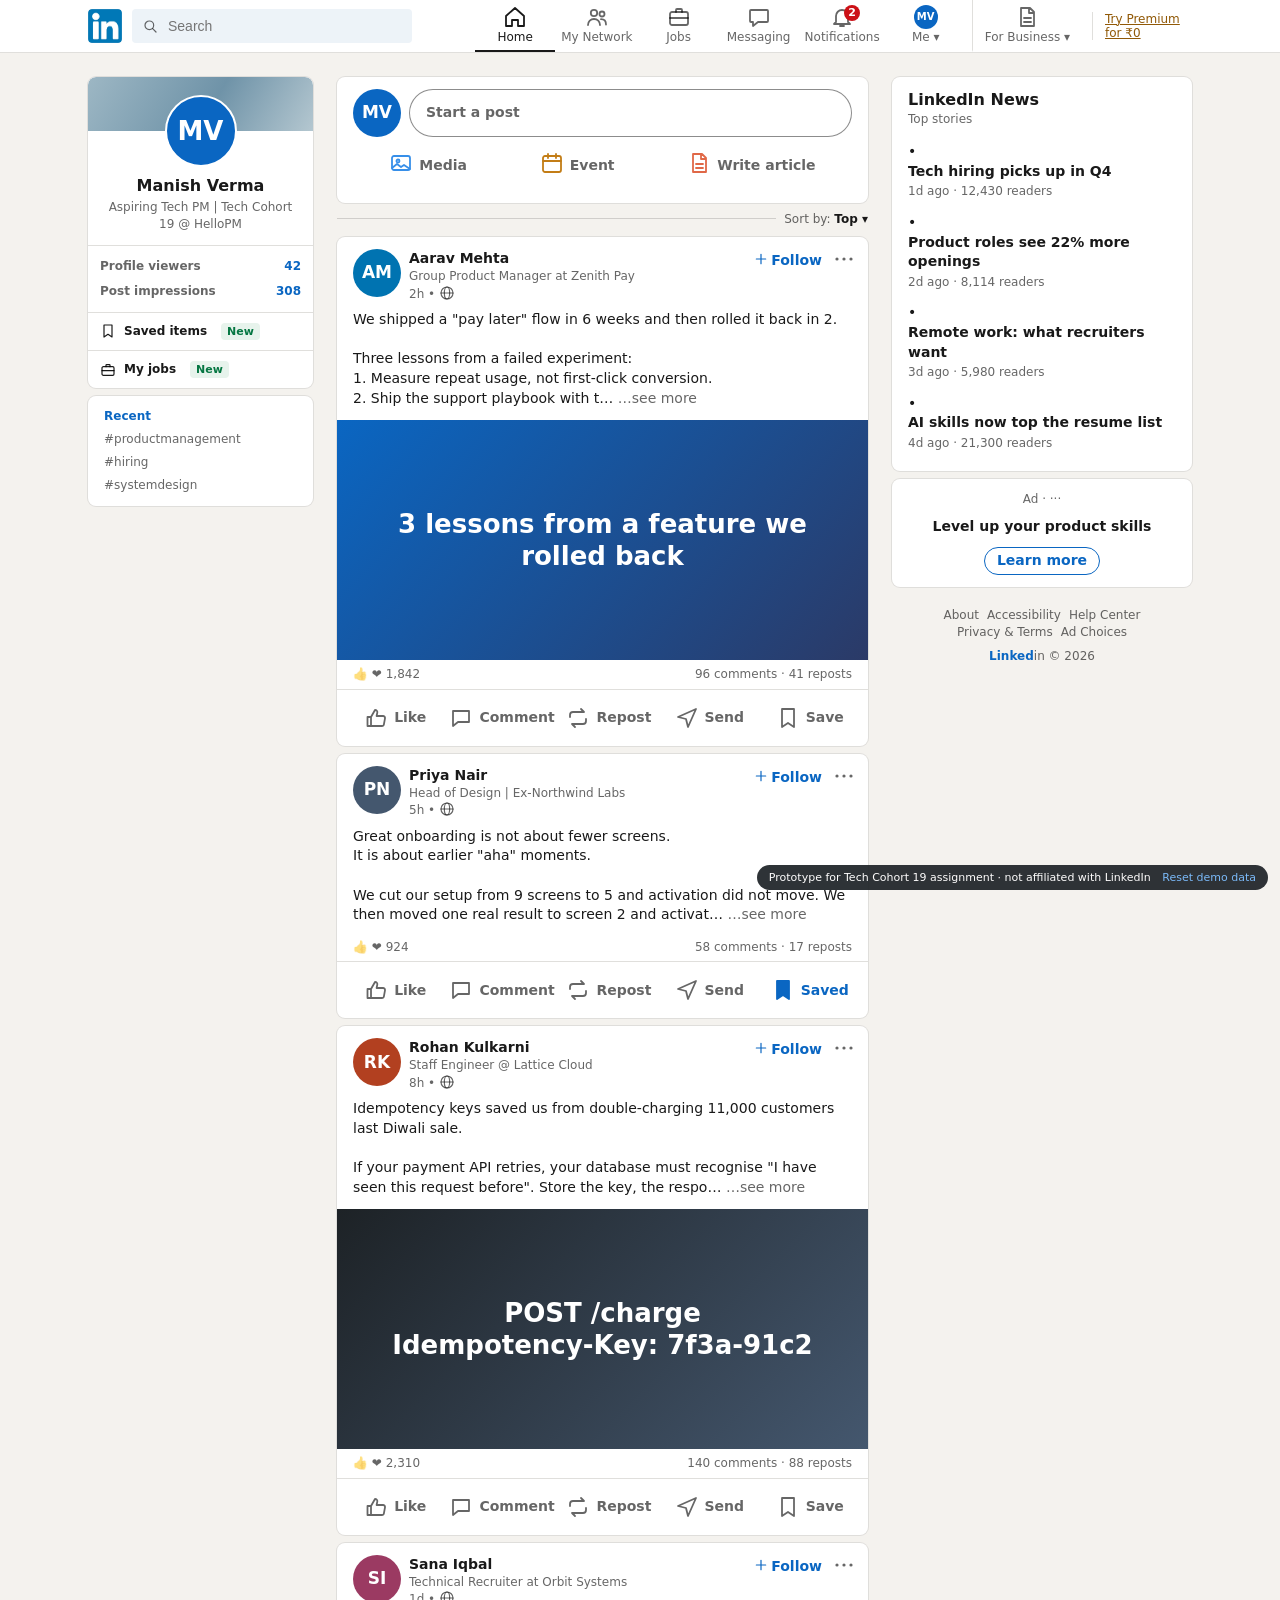
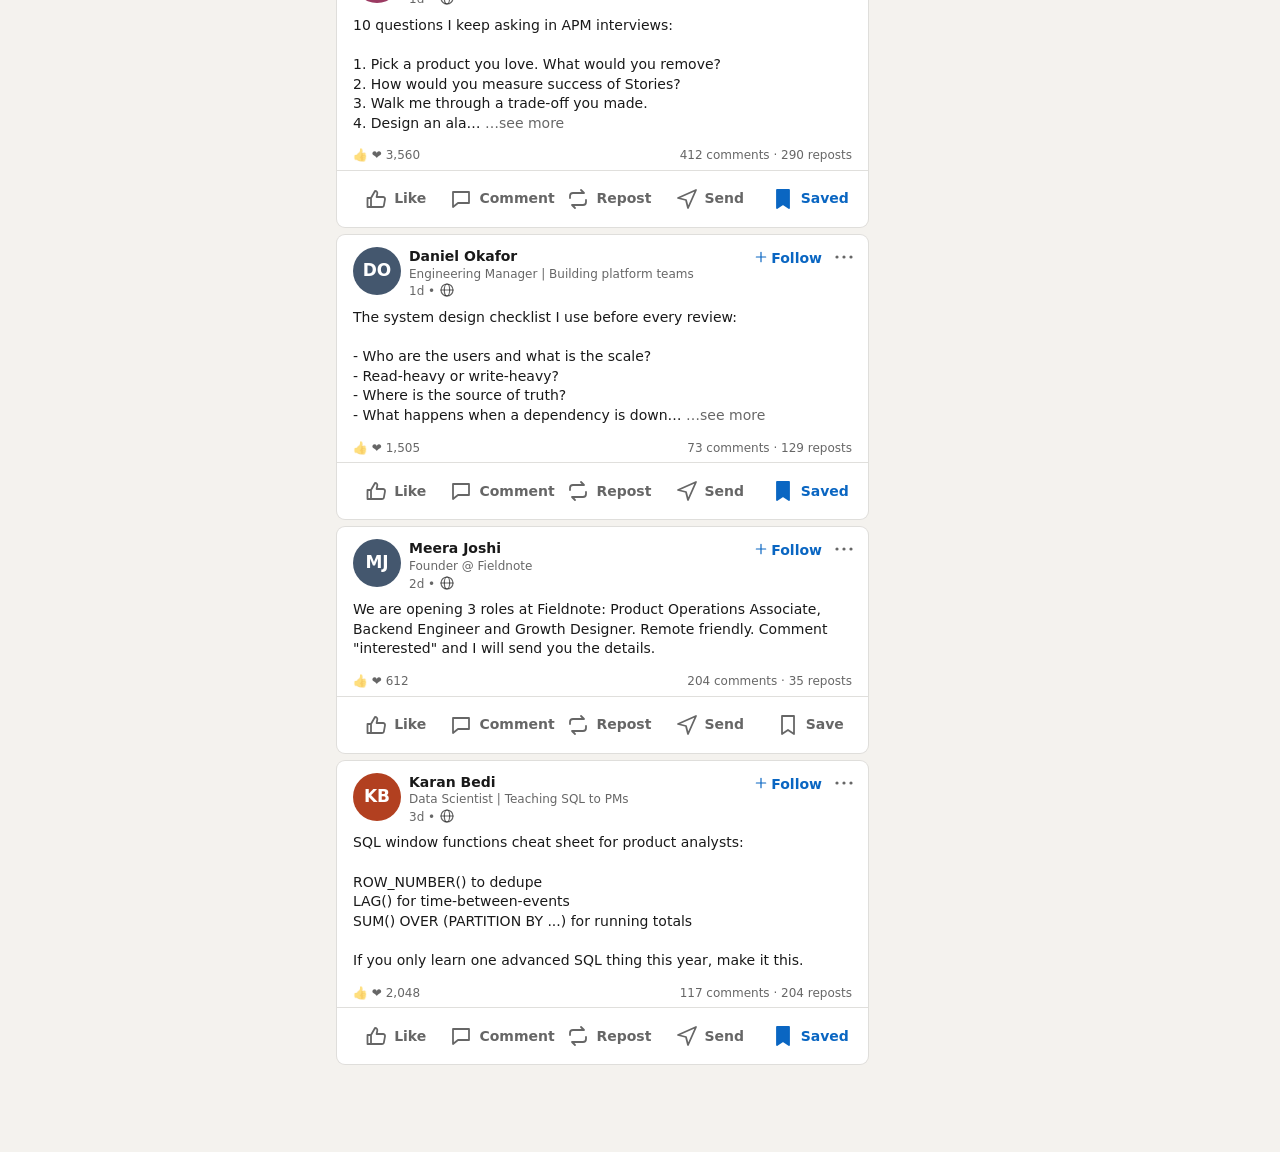
<file: prototypes/linkedin/index.html>
<!doctype html>
<html lang="en">
<head>
<meta charset="utf-8">
<meta name="viewport" content="width=device-width, initial-scale=1">
<title>Feed | LinkedIn</title>
<style>
:root{
  --blue:#0a66c2; --blue-d:#004182; --blue-l:#70b5f9; --bg:#f4f2ee; --card:#fff;
  --t1:rgba(0,0,0,.9); --t2:rgba(0,0,0,.6); --line:#e0dfdc; --hover:#ebebeb; --green:#057642; --red:#cc1016; --amber:#915907;
}
*{box-sizing:border-box}
html,body{margin:0}
body{background:var(--bg);color:var(--t1);font:14px/1.4 -apple-system,system-ui,BlinkMacSystemFont,"Segoe UI",Roboto,"Helvetica Neue","Fira Sans",Ubuntu,Oxygen,"Oxygen Sans",Cantarell,"Droid Sans","Apple Color Emoji","Segoe UI Emoji","Segoe UI Emoji","Segoe UI Symbol","Lucida Grande",Helvetica,Arial,sans-serif;-webkit-font-smoothing:antialiased}
a{color:var(--blue);text-decoration:none;cursor:pointer} a:hover{text-decoration:underline}
button{font:inherit;cursor:pointer}
svg.i{width:24px;height:24px;fill:none;stroke:currentColor;stroke-width:1.8;stroke-linecap:round;stroke-linejoin:round;flex:none}
svg.i.f{fill:currentColor;stroke:none}
svg.s{width:16px;height:16px}

/* header */
#hdr{background:#fff;border-bottom:1px solid var(--line);position:sticky;top:0;z-index:50}
.hd{max-width:1128px;margin:0 auto;height:52px;display:flex;align-items:center;gap:8px;padding:0 12px}
.logo{width:34px;height:34px;flex:none;display:block}
.srch{display:flex;align-items:center;gap:8px;background:#edf3f8;border-radius:4px;height:34px;width:280px;padding:0 10px;color:var(--t2);margin-left:2px}
.srch input{border:0;background:transparent;outline:0;font-size:14px;flex:1;min-width:0}
.nav{display:flex;margin-left:auto;align-items:stretch;height:52px}
.ni{display:flex;flex-direction:column;align-items:center;justify-content:center;min-width:80px;padding:0 6px;color:var(--t2);font-size:12px;border-bottom:2px solid transparent;position:relative;cursor:pointer;text-decoration:none;background:none;border-top:0;border-left:0;border-right:0}
.ni:hover{color:var(--t1);text-decoration:none}
.ni.on{color:var(--t1);border-bottom-color:var(--t1)}
.ni .bd{position:absolute;top:5px;left:calc(50% + 2px);background:#cc1016;color:#fff;border-radius:9px;min-width:16px;height:16px;font-size:11px;line-height:16px;text-align:center;padding:0 4px}
.ni.sep{border-left:1px solid var(--line);margin-left:6px;padding-left:12px}
.me{width:24px;height:24px;border-radius:50%}
.prem{color:#915907;font-size:12px;max-width:100px;line-height:1.2;text-decoration:underline;margin-left:8px;padding-left:12px;border-left:1px solid var(--line)}

/* layout */
.wrap{max-width:1128px;margin:24px auto 80px;display:grid;gap:24px;padding:0 12px}
.g3{grid-template-columns:225px minmax(0,540px) 300px}
.g2{grid-template-columns:225px minmax(0,1fr)}
.card{background:var(--card);border-radius:8px;box-shadow:0 0 0 1px rgba(140,140,140,.2);margin-bottom:8px;position:relative}
.pad{padding:12px 16px}
.card h2{font-size:16px;font-weight:600;margin:0}
.muted{color:var(--t2);font-size:12px}
.av{width:48px;height:48px;border-radius:50%;color:#fff;display:flex;align-items:center;justify-content:center;font-weight:600;font-size:17px;flex:none}
.av.sm{width:32px;height:32px;font-size:13px}
.btn{border-radius:24px;height:32px;padding:0 16px;font-weight:600;font-size:16px;border:1px solid transparent;display:inline-flex;align-items:center;gap:6px;white-space:nowrap}
.btn.p{background:var(--blue);color:#fff} .btn.p:hover{background:var(--blue-d)}
.btn.s{background:#fff;color:var(--blue);border-color:var(--blue)} .btn.s:hover{background:#edf3f8;box-shadow:inset 0 0 0 1px var(--blue)}
.btn.g{background:#fff;color:var(--t2);border-color:rgba(0,0,0,.4)} .btn.g:hover{background:var(--hover)}
.btn.sm{height:28px;font-size:14px;padding:0 12px}
.btn[disabled]{background:#e8e8e8;color:rgba(0,0,0,.4);border-color:transparent;cursor:not-allowed;box-shadow:none}
.new{background:#e7f3ec;color:var(--green);border-radius:4px;font-size:11px;font-weight:600;padding:1px 6px;margin-left:6px;vertical-align:middle}

/* left profile */
.ban{height:54px;border-radius:8px 8px 0 0;background:linear-gradient(120deg,#9db7c4,#6f93a8 55%,#b4c7d0)}
.pf{padding:0 12px 12px;text-align:center;border-bottom:1px solid var(--line)}
.pf .av{width:72px;height:72px;font-size:26px;margin:-36px auto 8px;border:2px solid #fff;background:#0a66c2}
.pf b{font-size:16px;display:block}
.stat{display:flex;justify-content:space-between;padding:4px 12px;font-size:12px;color:var(--t2);font-weight:600}
.stat span:last-child{color:var(--blue)}
.lk{display:flex;align-items:center;gap:8px;padding:10px 12px;font-weight:600;font-size:12px;color:var(--t1);cursor:pointer;border-top:1px solid var(--line)}
.lk:hover{background:var(--hover);text-decoration:none}

/* start post */
.sp{display:flex;gap:8px;align-items:center}
.sp .pill{flex:1;border:1px solid rgba(0,0,0,.45);border-radius:35px;height:48px;padding:0 16px;display:flex;align-items:center;color:var(--t2);font-weight:600;background:#fff;text-align:left}
.sp .pill:hover{background:var(--hover)}
.acts{display:flex;justify-content:space-around;margin-top:4px}
.acts button{background:none;border:0;display:flex;gap:6px;align-items:center;padding:10px 8px;border-radius:4px;color:var(--t2);font-weight:600}
.acts button:hover{background:var(--hover)}
.sort{display:flex;align-items:center;gap:8px;margin:6px 0 10px;color:var(--t2);font-size:12px}
.sort:before{content:"";flex:1;border-top:1px solid rgba(0,0,0,.15)} .sort b{color:var(--t1)}

/* post */
.ph{display:flex;gap:8px;padding:12px 16px 0;position:relative}
.ph .nm{font-weight:600;font-size:14px} .ph .nm:hover{color:var(--blue);text-decoration:underline;cursor:pointer}
.ph .hl{font-size:12px;color:var(--t2);line-height:1.3;max-width:340px}
.fl{margin-left:auto;color:var(--blue);font-weight:600;font-size:14px;background:none;border:0;display:flex;align-items:flex-start;gap:2px;height:24px;padding:2px 6px;border-radius:4px;margin-right:24px}
.fl:hover{background:#edf3f8}
.dots{position:absolute;right:8px;top:6px;background:none;border:0;border-radius:50%;width:32px;height:32px;color:var(--t2);display:flex;align-items:center;justify-content:center}
.dots:hover{background:var(--hover)}
.pb{padding:8px 16px;white-space:pre-line}
.pb .more{color:var(--t2);cursor:pointer}
.media{margin-top:4px;height:240px;display:flex;align-items:center;justify-content:center;color:#fff;font-weight:700;font-size:26px;text-align:center;padding:30px;line-height:1.25}
.cnt{display:flex;justify-content:space-between;padding:6px 16px;color:var(--t2);font-size:12px;border-bottom:1px solid var(--line)}
.pa{display:flex;justify-content:space-between;padding:4px 8px}
.pa button{background:none;border:0;flex:1;display:flex;align-items:center;justify-content:center;gap:6px;color:var(--t2);font-weight:600;padding:12px 4px;border-radius:4px}
.pa button:hover{background:var(--hover)}
.pa button.sv{color:var(--blue)}
.menu{position:absolute;right:8px;top:40px;width:300px;background:#fff;border-radius:8px;box-shadow:0 0 0 1px rgba(0,0,0,.08),0 6px 14px rgba(0,0,0,.22);padding:8px 0;z-index:20}
.menu button{display:flex;gap:12px;align-items:flex-start;width:100%;text-align:left;background:none;border:0;padding:8px 16px;color:var(--t1);font-weight:600}
.menu button small{display:block;font-weight:400;color:var(--t2);font-size:12px}
.menu button:hover{background:var(--hover)}
.menu .ic{margin-top:2px;color:var(--t2)}

/* right rail */
.news ul{margin:8px 0 0;padding:0;list-style:none}
.news li{padding:6px 0;cursor:pointer} .news li b{display:block;font-size:14px;font-weight:600} .news li:hover b{color:var(--blue)}
.news li:before{content:"\2022";margin-right:6px}
.foot{font-size:12px;color:var(--t2);text-align:center;padding:12px}
.foot a{color:var(--t2);margin:0 4px}

/* items sidebar */
.side .hd2{padding:12px 16px;font-size:16px;font-weight:600}
.si{display:flex;justify-content:space-between;align-items:center;gap:8px;padding:10px 16px;font-weight:600;font-size:14px;color:var(--t2);cursor:pointer;border-left:3px solid transparent;border-top:0;background:none;width:100%;text-align:left;border-right:0;border-bottom:0}
.si:hover{background:var(--hover)} .si.on{color:var(--green);border-left-color:var(--green);background:#f3f6f4}
.si .n{font-weight:400;font-size:12px}
.sec{padding:8px 16px 4px;font-size:12px;font-weight:600;color:var(--t2);text-transform:none;border-top:1px solid var(--line);margin-top:6px;display:flex;justify-content:space-between;align-items:center}
.sec a{font-size:12px}

/* saved */
.sh{display:flex;align-items:center;gap:12px;padding:16px 16px 8px;flex-wrap:wrap}
.sh h1{font-size:20px;margin:0;font-weight:600;flex:1;min-width:140px}
.sbar{display:flex;gap:8px;padding:0 16px 12px;align-items:center}
.sbar .srch{flex:1;width:auto;background:#edf3f8}
.item{display:flex;gap:12px;padding:16px;border-top:1px solid var(--line)}
.item .body{flex:1;min-width:0}
.item .t{display:-webkit-box;-webkit-line-clamp:2;-webkit-box-orient:vertical;overflow:hidden;margin:6px 0}
.note{background:#f3f6f8;border-radius:6px;padding:8px 10px;font-size:13px;margin:6px 0}
.note b{font-weight:600}
.chips{display:flex;gap:6px;flex-wrap:wrap;margin:6px 0}
.chip{border:1px solid var(--line);background:#f9fafb;border-radius:14px;padding:1px 10px;font-size:12px;font-weight:600;color:var(--t2);display:inline-flex;align-items:center;gap:4px}
.row-a{display:flex;gap:4px;margin-top:6px;flex-wrap:wrap}
.lnk{background:none;border:0;color:var(--t2);font-weight:600;font-size:13px;padding:4px 8px;border-radius:4px;display:inline-flex;align-items:center;gap:4px}
.lnk:hover{background:var(--hover);color:var(--t1)}
.tomb{background:#fafafa;color:var(--t2)}
.empty{padding:48px 24px;text-align:center;color:var(--t2)}
.empty h3{color:var(--t1);margin:12px 0 4px;font-size:18px;font-weight:600}

/* jobs */
.job{display:flex;gap:12px;padding:16px;border-top:1px solid var(--line);align-items:flex-start}
.lg{width:56px;height:56px;border-radius:4px;color:#fff;font-weight:700;font-size:24px;display:flex;align-items:center;justify-content:center;flex:none}
.job h3{margin:0;font-size:16px;font-weight:600;color:var(--blue)} .job h3:hover{text-decoration:underline;cursor:pointer}
.job .co{font-size:14px} .job .meta{font-size:14px;color:var(--t2)}
.job .jf{font-size:12px;color:var(--t2);margin:4px 0 8px}
.job .ea{display:flex;gap:8px;align-items:center}
.jsave{background:none;border:0;color:var(--t2);padding:4px;border-radius:50%;margin-left:auto}
.jsave:hover{background:var(--hover)}

/* tracker */
.tabs{display:flex;border-bottom:1px solid var(--line);padding:0 16px}
.tabs div{padding:12px 12px;font-weight:600;color:var(--t2);border-bottom:2px solid transparent;cursor:pointer}
.tabs div.on{color:var(--green);border-bottom-color:var(--green)}
.nudge{background:#fff8e6;border:1px solid #f1d58b;border-radius:8px;padding:12px 16px;margin:12px 16px 0;display:flex;gap:12px;align-items:flex-start}
.nudge .ic{color:var(--amber);margin-top:2px}
.nudge ul{margin:6px 0 0;padding:0;list-style:none}
.nudge li{display:flex;align-items:center;gap:8px;padding:4px 0;flex-wrap:wrap}
.board{display:grid;grid-template-columns:repeat(4,minmax(0,1fr));gap:12px;padding:12px 16px 16px}
.col{background:#f3f2ef;border-radius:8px;padding:8px;min-height:260px}
.col.over{outline:2px dashed var(--blue);background:#edf3f8}
.col h4{margin:2px 4px 8px;font-size:13px;font-weight:600;display:flex;justify-content:space-between;color:var(--t1)}
.col h4 span{color:var(--t2);font-weight:400}
.ac{background:#fff;border-radius:8px;box-shadow:0 0 0 1px rgba(140,140,140,.3);padding:10px;margin-bottom:8px;cursor:grab}
.ac:active{cursor:grabbing}
.ac b{display:block;color:var(--blue);font-size:14px;font-weight:600;line-height:1.25}
.ac .co{font-size:12px}
.tag{display:inline-flex;align-items:center;gap:4px;font-size:11px;font-weight:600;border-radius:10px;padding:1px 8px;margin-top:6px;margin-right:4px}
.tag.w{background:#fff1d6;color:var(--amber)} .tag.b{background:#e8f1fa;color:var(--blue-d)} .tag.r{background:#fbe9e9;color:var(--red)} .tag.g{background:#e7f3ec;color:var(--green)}
.ac .qa{display:flex;gap:4px;margin-top:6px}
.tl{margin:8px 0 0;padding:0 0 0 16px;border-left:2px solid var(--line);list-style:none}
.tl li{position:relative;padding:2px 0 8px 10px;font-size:13px}
.tl li:before{content:"";position:absolute;left:-22px;top:6px;width:10px;height:10px;border-radius:50%;background:var(--blue);border:2px solid #fff;box-shadow:0 0 0 1px var(--line)}

/* modal */
#mroot{position:fixed;inset:0;background:rgba(0,0,0,.6);z-index:100;display:none;align-items:flex-start;justify-content:center;padding-top:8vh;overflow:auto}
#mroot.on{display:flex}
.modal{background:#fff;border-radius:8px;width:min(560px,94vw);box-shadow:0 12px 28px rgba(0,0,0,.4);margin-bottom:40px}
.mh{display:flex;align-items:center;padding:12px 16px 12px 24px;border-bottom:1px solid var(--line)}
.mh h2{margin:0;flex:1;font-size:20px;font-weight:400}
.mx{background:none;border:0;width:40px;height:40px;border-radius:50%;color:var(--t2);display:flex;align-items:center;justify-content:center}
.mx:hover{background:var(--hover)}
.mb{padding:16px 24px;max-height:62vh;overflow:auto}
.mf{padding:12px 24px;border-top:1px solid var(--line);display:flex;justify-content:flex-end;gap:8px;align-items:center}
.fld{margin:0 0 14px} .fld label{display:block;font-size:14px;color:var(--t2);margin-bottom:4px}
.fld input,.fld textarea,.fld select{width:100%;border:1px solid rgba(0,0,0,.6);border-radius:4px;padding:8px 10px;font:inherit;color:var(--t1);background:#fff}
.fld input:focus,.fld textarea:focus,.fld select:focus{outline:0;box-shadow:inset 0 0 0 1px var(--blue);border-color:var(--blue)}
.fld textarea{min-height:90px;resize:vertical}
.err{color:var(--red);font-size:12px;margin-top:4px}
.crow{display:flex;align-items:center;gap:12px;padding:10px 4px;border-bottom:1px solid var(--line);cursor:pointer;font-size:16px}
.crow input{width:18px;height:18px;accent-color:var(--blue);flex:none}
.crow .n{margin-left:auto;font-size:12px;color:var(--t2)}
.addrow{display:flex;gap:8px;margin-top:14px}
.addrow input{flex:1;border:1px solid rgba(0,0,0,.6);border-radius:4px;padding:8px 10px;font:inherit}
.addrow input:focus{outline:0;border-color:var(--blue);box-shadow:inset 0 0 0 1px var(--blue)}

/* toast */
#toast{position:fixed;left:24px;bottom:24px;background:#1d2226;color:#fff;border-radius:8px;padding:14px 16px;z-index:200;display:none;align-items:center;gap:16px;box-shadow:0 6px 18px rgba(0,0,0,.35);max-width:min(480px,90vw)}
#toast.on{display:flex}
#toast button{background:none;border:0;color:var(--blue-l);font-weight:600;font-size:14px;padding:0}
#toast button:hover{text-decoration:underline}
#demo{position:fixed;right:12px;bottom:10px;background:#1d2226;color:#fff;border-radius:16px;font-size:11px;padding:5px 12px;z-index:60;opacity:.92}
#demo a{color:var(--blue-l);margin-left:8px}
.bellmenu{position:absolute;right:130px;top:50px;width:360px;background:#fff;border-radius:8px;box-shadow:0 0 0 1px rgba(0,0,0,.08),0 6px 14px rgba(0,0,0,.22);z-index:60}
.bellmenu .r{display:flex;gap:10px;padding:12px 16px;border-top:1px solid var(--line);font-size:14px;cursor:pointer}
.bellmenu .r:hover{background:var(--hover)} .bellmenu .r.un{background:#edf3f8}
@media (max-width:960px){.g3,.g2{grid-template-columns:1fr}.g3>aside,.g2>aside{display:none}.nav .ni span{display:none}.ni{min-width:48px}.srch{width:160px}.prem{display:none}.board{grid-template-columns:repeat(2,1fr)}}
</style>
</head>
<body>
<div id="hdr"></div>
<div id="app"></div>
<div id="mroot"></div>
<div id="toast"></div>
<div id="demo">Prototype for Tech Cohort 19 assignment · not affiliated with LinkedIn <a data-a="reset">Reset demo data</a></div>

<script>
/* ============ ICONS ============ */
const P={
 home:'<path d="M3 11l9-8 9 8v10h-6v-6H9v6H3z"/>',
 net:'<circle cx="9" cy="8" r="3.2"/><path d="M3 20c0-3.5 2.7-6 6-6s6 2.5 6 6"/><circle cx="17" cy="9" r="2.5"/><path d="M16 14.2c3 0 5 2 5 5.300"/>',
 jobs:'<rect x="3" y="7" width="18" height="13" rx="2"/><path d="M9 7V5a1 1 0 011-1h4a1 1 0 011 1v2M3 13h18"/>',
 msg:'<path d="M4 5h16a1 1 0 011 1v10a1 1 0 01-1 1h-9l-5 4v-4H4a1 1 0 01-1-1V6a1 1 0 011-1z"/>',
 bell:'<path d="M6 17v-6a6 6 0 1112 0v6l2 2H4zM10 21h4"/>',
 search:'<circle cx="11" cy="11" r="6.500"/><path d="M16 16l5 5"/>',
 like:'<path d="M7 11v9H3.500v-9zM7 11l4-7c1.600 0 2.600 1.100 2.300 2.600L12.600 10H19a2 2 0 012 2.300l-1.200 6.500A2 2 0 0117.800 20H7"/>',
 comment:'<path d="M4 5h16v11H9l-5 4z"/>',
 repost:'<path d="M4 11V9a3 3 0 013-3h11l-3-3M20 13v2a3 3 0 01-3 3H6l3 3"/>',
 send:'<path d="M3 11l18-8-8 18-2-8z"/>',
 bm:'<path d="M6 3h12v18l-6-4-6 4z"/>',
 dots:'<circle cx="5" cy="12" r="1.600" class="x"/><circle cx="12" cy="12" r="1.600"/><circle cx="19" cy="12" r="1.600"/>',
 globe:'<circle cx="12" cy="12" r="9"/><path d="M3 12h18"/><ellipse cx="12" cy="12" rx="4" ry="9"/>',
 plus:'<path d="M12 5v14M5 12h14"/>',
 x:'<path d="M6 6l12 12M18 6L6 18"/>',
 check:'<path d="M5 12.500l4.500 4.500L19 7"/>',
 clock:'<circle cx="12" cy="12" r="9"/><path d="M12 7v5l3 2"/>',
 trash:'<path d="M4 7h16M9 7V4h6v3M6 7l1 13h10l1-13"/>',
 pen:'<path d="M4 20l1-5L16 4l4 4L9 19z"/>',
 link:'<path d="M10 14a4 4 0 005.700 0l3-3a4 4 0 00-5.700-5.700l-1 1M14 10a4 4 0 00-5.700 0l-3 3a4 4 0 005.700 5.700l1-1"/>',
 flag:'<path d="M5 21V4M5 4h13l-2 4 2 4H5"/>',
 folder:'<path d="M3 6h7l2 2h9v11H3z"/>',
 eyeoff:'<path d="M3 3l18 18M10 6.200A9 9 0 0121 12a13 13 0 01-3 3.800M6.500 7.500A13 13 0 003 12s3.500 6 9 6c1.500 0 2.800-.4 4-1"/>',
 media:'<rect x="3" y="5" width="18" height="14" rx="2"/><circle cx="9" cy="10" r="1.500"/><path d="M3 17l5-4 4 3 3-2 6 4"/>',
 cal:'<rect x="3" y="5" width="18" height="16" rx="2"/><path d="M3 10h18M8 3v4M16 3v4"/>',
 doc:'<path d="M6 3h9l4 4v14H6zM14 3v5h5M9 13h7M9 17h7"/>'
};
const I=(n,c='')=>`<svg class="i ${c}" viewBox="0 0 24 24" aria-hidden="true">${P[n]}</svg>`;
const IF=(n)=>`<svg class="i" viewBox="0 0 24 24" style="fill:currentColor"><path d="M6 3h12v18l-6-4-6 4z"/></svg>`;

/* ============ DATA ============ */
const COLORS=['#7a5c99','#b24020','#0073b1','#5f6b3e','#9b3a62','#287a7a','#a05a00','#44576e'];
const colorOf=s=>COLORS[[...s].reduce((a,c)=>a+c.charCodeAt(0),0)%COLORS.length];
const ini=s=>s.split(' ').map(w=>w[0]).slice(0,2).join('');
const ME={name:'Manish Verma',hl:'Aspiring Tech PM | Tech Cohort 19 @ HelloPM'};
const POSTS=[
 {id:'p1',by:'Aarav Mehta',hl:'Group Product Manager at Zenith Pay',t:'2h',txt:'We shipped a "pay later" flow in 6 weeks and then rolled it back in 2.\n\nThree lessons from a failed experiment:\n1. Measure repeat usage, not first-click conversion.\n2. Ship the support playbook with the feature, not after it.\n3. A rollback plan is a product requirement.\n\nWhat would you add to this list?',media:{bg:'linear-gradient(135deg,#0a66c2,#2b3a67)',t:'3 lessons from a feature we rolled back'},likes:1842,cm:96,rp:41},
 {id:'p2',by:'Priya Nair',hl:'Head of Design | Ex-Northwind Labs',t:'5h',txt:'Great onboarding is not about fewer screens.\nIt is about earlier "aha" moments.\n\nWe cut our setup from 9 screens to 5 and activation did not move. We then moved one real result to screen 2 and activation grew 18%.\n\nSequence beats length.',likes:924,cm:58,rp:17},
 {id:'p3',by:'Rohan Kulkarni',hl:'Staff Engineer @ Lattice Cloud',t:'8h',txt:'Idempotency keys saved us from double-charging 11,000 customers last Diwali sale.\n\nIf your payment API retries, your database must recognise "I have seen this request before". Store the key, the response and a TTL. Boring. Essential.',media:{bg:'linear-gradient(135deg,#1d2226,#44576e)',t:'POST /charge\nIdempotency-Key: 7f3a-91c2'},likes:2310,cm:140,rp:88},
 {id:'p4',by:'Sana Iqbal',hl:'Technical Recruiter at Orbit Systems',t:'1d',txt:'10 questions I keep asking in APM interviews:\n\n1. Pick a product you love. What would you remove?\n2. How would you measure success of Stories?\n3. Walk me through a trade-off you made.\n4. Design an alarm clock for the visually impaired.\n\n(Save this post, answers in the comments.)',likes:3560,cm:412,rp:290},
 {id:'p5',by:'Daniel Okafor',hl:'Engineering Manager | Building platform teams',t:'1d',txt:'The system design checklist I use before every review:\n\n- Who are the users and what is the scale?\n- Read-heavy or write-heavy?\n- Where is the source of truth?\n- What happens when a dependency is down?\n- How do we know it is working in production?',likes:1505,cm:73,rp:129},
 {id:'p6',by:'Meera Joshi',hl:'Founder @ Fieldnote',t:'2d',txt:'We are opening 3 roles at Fieldnote: Product Operations Associate, Backend Engineer and Growth Designer. Remote friendly. Comment "interested" and I will send you the details.',likes:612,cm:204,rp:35},
 {id:'p7',by:'Karan Bedi',hl:'Data Scientist | Teaching SQL to PMs',t:'3d',txt:'SQL window functions cheat sheet for product analysts:\n\nROW_NUMBER() to dedupe\nLAG() for time-between-events\nSUM() OVER (PARTITION BY ...) for running totals\n\nIf you only learn one advanced SQL thing this year, make it this.',likes:2048,cm:117,rp:204},
 {id:'p8',by:'Neha Rao',hl:'Product Lead',t:'12d',txt:'(removed)',deleted:true,likes:0,cm:0,rp:0}
];
const JOBS=[
 {id:'j4',title:'Associate Product Manager',co:'Helio Health',loc:'Mumbai, Maharashtra, India (Hybrid)',age:'1 day ago',rec:'Pooja Shah',ea:true},
 {id:'j7',title:'Product Manager, Growth',co:'Brightwave',loc:'Gurugram, Haryana, India (Remote)',age:'3 days ago',rec:'Nikhil Arora',ea:true},
 {id:'j8',title:'Business Analyst, Payments',co:'Zenith Pay',loc:'Bengaluru, Karnataka, India (Hybrid)',age:'4 days ago',rec:'Isha Verma',ea:true},
 {id:'j1',title:'Associate Product Manager',co:'Zenith Pay',loc:'Bengaluru, Karnataka, India (Hybrid)',age:'2 weeks ago',rec:'Isha Verma',ea:true},
 {id:'j2',title:'Product Analyst',co:'Northwind Labs',loc:'Hyderabad, Telangana, India (On-site)',age:'1 week ago',rec:'Vikram Rao',ea:true},
 {id:'j3',title:'Technical Program Manager',co:'Lattice Cloud',loc:'Pune, Maharashtra, India (Hybrid)',age:'5 days ago',rec:'Anita Desai',ea:true},
 {id:'j5',title:'Product Operations Associate',co:'Fieldnote',loc:'India (Remote)',age:'3 weeks ago',rec:'Meera Joshi',ea:true,closed:true},
 {id:'j6',title:'Growth Product Associate',co:'Orbit Systems',loc:'Noida, Uttar Pradesh, India (Remote)',age:'1 week ago',rec:'Sana Iqbal',ea:true},
 {id:'j9',title:'Product Manager, Platform',co:'Lattice Cloud',loc:'Pune, Maharashtra, India (Hybrid)',age:'1 month ago',rec:'Anita Desai',ea:true}
];
const STAGES=['Applied','Interviewing','Offer','Closed'];
const day=864e5, iso=n=>new Date(Date.now()-n*day).toISOString();
const seed=()=>({
 collections:[{id:'c1',name:'Product ideas'},{id:'c2',name:'Interview prep'},{id:'c3',name:'Career advice'}],
 saved:[
  {postId:'p2',collections:['c1'],note:'Use the "sequence beats length" framing in my assignment pitch',at:iso(2)},
  {postId:'p4',collections:['c2'],note:'',at:iso(4)},
  {postId:'p5',collections:['c2','c3'],note:'System design checklist for the final round',at:iso(6)},
  {postId:'p7',collections:[],note:'',at:iso(9)},
  {postId:'p8',collections:['c3'],note:'',at:iso(12)}],
 apps:[
  {id:'a1',jobId:'j1',stage:'Interviewing',reminder:'',note:'Round 1 done. Round 2 is a product sense case.',history:[{stage:'Applied',at:iso(14)},{stage:'Interviewing',at:iso(6)}]},
  {id:'a2',jobId:'j2',stage:'Applied',reminder:'',note:'',history:[{stage:'Applied',at:iso(9)}]},
  {id:'a3',jobId:'j3',stage:'Applied',reminder:'',note:'',history:[{stage:'Applied',at:iso(2)}]},
  {id:'a5',jobId:'j5',stage:'Closed',reminder:'',note:'',closedReason:'Job posting closed by the employer',history:[{stage:'Applied',at:iso(19)},{stage:'Closed',at:iso(3)}]},
  {id:'a6',jobId:'j6',stage:'Applied',reminder:'',note:'Referred by a friend on the growth team',history:[{stage:'Applied',at:iso(8)}]},
  {id:'a9',jobId:'j9',stage:'Offer',reminder:'',note:'Offer expected by Friday',history:[{stage:'Applied',at:iso(24)},{stage:'Interviewing',at:iso(15)},{stage:'Offer',at:iso(2)}]}],
 savedJobs:[],nudgeDays:7
});
let S; const KEY='lipro_v1';
try{S=JSON.parse(localStorage.getItem(KEY))}catch(e){}
if(!S||!S.collections)S=seed();
const save=()=>{try{localStorage.setItem(KEY,JSON.stringify(S))}catch(e){}};
const post=id=>POSTS.find(p=>p.id===id), job=id=>JOBS.find(j=>j.id===id), appOf=id=>S.apps.find(a=>a.id===id);
const svd=id=>S.saved.find(s=>s.postId===id);
const esc=s=>String(s).replace(/[&<>"']/g,c=>({'&':'&amp;','<':'&lt;','>':'&gt;','"':'&quot;',"'":'&#39;'}[c]));
const dsince=d=>Math.floor((Date.now()-new Date(d))/day);
const todayStr=()=>{const d=new Date();return d.getFullYear()+'-'+String(d.getMonth()+1).padStart(2,'0')+'-'+String(d.getDate()).padStart(2,'0')};
const fmt=d=>new Date(d).toLocaleDateString('en-IN',{day:'numeric',month:'short'});
const last=a=>a.history[a.history.length-1].at;
const ago=n=>n<=0?'today':n===1?'1 day ago':n+' days ago';
function nudgeOf(a){
  if(a.stage==='Closed')return null;
  if(a.reminder&&a.reminder<=todayStr())return {why:'Your reminder is due ('+fmt(a.reminder)+')'};
  if(a.stage==='Applied'&&!a.snoozed&&dsince(last(a))>=S.nudgeDays)return {why:'No update for '+dsince(last(a))+' days'};
  return null;
}
const nudges=()=>S.apps.filter(nudgeOf);
const MAXCOL=20;

/* ============ ROUTER ============ */
let route='feed',q={},menu=null,view={col:'all',q:''},modal=null,bell=false,tab='tracker';
function parse(){const h=location.hash.replace(/^#\/?/,'');const [r,qs]=h.split('?');route=r||'feed';q=Object.fromEntries(new URLSearchParams(qs||''));}
function go(r){location.hash='#/'+r}
window.addEventListener('hashchange',()=>{parse();menu=null;bell=false;render(true)});

/* ============ HEADER ============ */
function header(){
 const n=nudges().length;
 const ni=(r,ic,lb,on,bd='')=>`<a class="ni ${on?'on':''}" href="#/${r}">${I(ic)}<span>${lb}</span>${bd}</a>`;
 $('hdr').innerHTML=`<div class="hd"><a class="logo" href="#/feed"><img src="logo.png" alt="LinkedIn" style="width:34px;height:34px;display:block;border-radius:4px"></a>
 <div class="srch">${I('search','s')}<input placeholder="Search"></div>
 <nav class="nav">
  ${ni('feed','home','Home',route==='feed')}
  ${ni('feed','net','My Network',false)}
  ${ni('jobs','jobs','Jobs',route==='jobs'||route==='myjobs')}
  ${ni('feed','msg','Messaging',false)}
  <a class="ni ${bell?'on':''}" data-a="bell">${I('bell')}<span>Notifications</span>${n?`<b class="bd">${n}</b>`:''}</a>
  <a class="ni" href="#/saved"><div class="av sm me" style="background:#0a66c2;width:24px;height:24px;font-size:10px;margin-bottom:0">MV</div><span>Me ▾</span></a>
  <a class="ni sep" style="min-width:76px">${I('doc')}<span>For Business ▾</span></a>
 </nav><a class="prem">Try Premium for ₹0</a></div>${bell?bellMenu():''}`;
}
function bellMenu(){
 const ns=nudges();
 return `<div class="bellmenu"><div class="pad" style="font-weight:600;font-size:16px">Notifications</div>
 ${ns.map(a=>{const j=job(a.jobId);return `<div class="r un" data-a="opendraft" data-id="${a.id}"><div class="lg" style="width:48px;height:48px;font-size:20px;background:${colorOf(j.co)}">${j.co[0]}</div><div><b>Time to follow up?</b><br>${esc(nudgeOf(a).why)} for <b>${esc(j.title)}</b> at ${esc(j.co)}.<div class="muted">Application tracker · now</div></div></div>`}).join('')}
 <div class="r"><div class="av" style="background:${colorOf('Priya Nair')};width:48px;height:48px">PN</div><div><b>Priya Nair</b> reacted to your comment<div class="muted">2h</div></div></div>
 <div class="r"><div class="av" style="background:${colorOf('Karan Bedi')};width:48px;height:48px">KB</div><div><b>Karan Bedi</b> viewed your profile<div class="muted">1d</div></div></div></div>`;
}
const $=id=>document.getElementById(id);

/* ============ LEFT PROFILE ============ */
const profileCard=()=>`<div class="card" style="overflow:hidden"><div class="ban"></div><div class="pf"><div class="av">MV</div><b>${ME.name}</b><div class="muted" style="margin-top:2px">${ME.hl}</div></div>
 <div style="padding:8px 0"><div class="stat"><span>Profile viewers</span><span>42</span></div><div class="stat"><span>Post impressions</span><span>308</span></div></div>
 <a class="lk" href="#/saved">${I('bm','s')} Saved items <span class="new">New</span></a>
 <a class="lk" href="#/myjobs">${I('jobs','s')} My jobs <span class="new">New</span></a></div>
 <div class="card pad"><div class="muted" style="font-weight:600;color:var(--blue)">Recent</div><div class="muted" style="margin:6px 0">#productmanagement</div><div class="muted" style="margin-bottom:6px">#hiring</div><div class="muted">#systemdesign</div></div>`;

/* ============ FEED ============ */
function postCard(p){
 const s=svd(p.id), lines=p.txt.split('\n'), long=p.txt.length>230;
 const body=long?esc(p.txt.slice(0,200))+'… <span class="more">…see more</span>':esc(p.txt);
 return `<div class="card" id="post-${p.id}">
 <div class="ph"><div class="av" style="background:${colorOf(p.by)}">${ini(p.by)}</div>
  <div><div class="nm">${p.by}</div><div class="hl">${p.hl}</div><div class="hl">${p.t} • ${I('globe','s').replace('class="i s"','class="i s" style="vertical-align:-3px"')}</div></div>
  <button class="fl">${I('plus','s')}Follow</button>
  <button class="dots" data-a="menu" data-id="${p.id}" aria-label="More actions">${I('dots','f')}</button>
  ${menu===p.id?postMenu(p,s):''}</div>
 <div class="pb">${body}</div>
 ${p.media?`<div class="media" style="background:${p.media.bg}">${esc(p.media.t).replace(/\n/g,'<br>')}</div>`:''}
 <div class="cnt"><span>👍 ❤️ ${p.likes.toLocaleString('en-IN')}</span><span>${p.cm} comments · ${p.rp} reposts</span></div>
 <div class="pa"><button>${I('like')}Like</button><button>${I('comment')}Comment</button><button>${I('repost')}Repost</button><button>${I('send')}Send</button>
  <button class="${s?'sv':''}" data-a="${s?'collect':'save'}" data-id="${p.id}" title="${s?'Saved. Add to a collection':'Save post'}">${s?IF():I('bm')}${s?'Saved':'Save'}</button></div></div>`;
}
function postMenu(p,s){
 return `<div class="menu">
 <button data-a="${s?'unsave':'save'}" data-id="${p.id}"><span class="ic">${s?IF():I('bm')}</span><span>${s?'Unsave':'Save'}<small>${s?'Remove from your saved posts':'Save for later'}</small></span></button>
 ${s?`<button data-a="collect" data-id="${p.id}"><span class="ic">${I('folder')}</span><span>Add to collection <span class="new">New</span><small>Organise saved posts into folders</small></span></button>`:''}
 <button><span class="ic">${I('link')}</span><span>Copy link to post</span></button>
 <button><span class="ic">${I('eyeoff')}</span><span>Not interested<small>Fewer posts like this</small></span></button>
 <button><span class="ic">${I('flag')}</span><span>Report post<small>This post is offensive or the account is hacked</small></span></button></div>`;
}
function feed(){
 return `<div class="wrap g3"><aside>${profileCard()}</aside><main>
 <div class="card pad"><div class="sp"><div class="av" style="background:#0a66c2">MV</div><button class="pill">Start a post</button></div>
  <div class="acts"><button><span style="color:#378fe9">${I('media')}</span>Media</button><button><span style="color:#c37d16">${I('cal')}</span>Event</button><button><span style="color:#e06847">${I('doc')}</span>Write article</button></div></div>
 <div class="sort"><span>Sort by: <b>Top ▾</b></span></div>
 ${POSTS.filter(p=>!p.deleted).map(postCard).join('')}</main>
 <aside><div class="card pad news"><h2>LinkedIn News</h2><div class="muted">Top stories</div><ul>
  <li><b>Tech hiring picks up in Q4</b><span class="muted">1d ago · 12,430 readers</span></li>
  <li><b>Product roles see 22% more openings</b><span class="muted">2d ago · 8,114 readers</span></li>
  <li><b>Remote work: what recruiters want</b><span class="muted">3d ago · 5,980 readers</span></li>
  <li><b>AI skills now top the resume list</b><span class="muted">4d ago · 21,300 readers</span></li></ul></div>
  <div class="card pad" style="text-align:center"><div class="muted">Ad · ···</div><div style="margin:10px 0;font-weight:600">Level up your product skills</div><a class="btn s sm">Learn more</a></div>
  <div class="foot"><a>About</a><a>Accessibility</a><a>Help Center</a><br><a>Privacy &amp; Terms</a><a>Ad Choices</a><br><span style="display:block;margin-top:8px"><b style="color:var(--blue)">Linked</b>in © 2026</span></div></aside></div>`;
}

/* ============ SAVED ============ */
const colCount=id=>S.saved.filter(s=>id==='all'?true:id==='unsorted'?!s.collections.length:s.collections.includes(id)).length;
function myItemsSide(active){
 return `<aside><div class="card side" style="padding-bottom:8px"><div class="hd2">My items</div>
 <button class="si ${active==='jobs'?'on':''}" data-a="nav" data-r="myjobs">Jobs <span class="new">New</span></button>
 <button class="si ${active==='saved'?'on':''}" data-a="nav" data-r="saved">Posts &amp; articles <span class="n">${S.saved.length}</span></button>
 <button class="si">LinkedIn Learning</button><button class="si">Newsletters &amp; events</button>
 ${active==='saved'?`<div class="sec"><span>Collections <span class="new">New</span></span><a data-a="newcol" title="New collection">${I('plus','s')}</a></div>
  <button class="si ${view.col==='all'?'on':''}" data-a="col" data-id="all"><span>All saved</span><span class="n">${colCount('all')}</span></button>
  <button class="si ${view.col==='unsorted'?'on':''}" data-a="col" data-id="unsorted"><span>Unsorted</span><span class="n">${colCount('unsorted')}</span></button>
  ${S.collections.map(c=>`<button class="si ${view.col===c.id?'on':''}" data-a="col" data-id="${c.id}"><span style="overflow:hidden;text-overflow:ellipsis;white-space:nowrap">${esc(c.name)}</span><span class="n">${colCount(c.id)}</span></button>`).join('')}`:''}
 </div></aside>`;
}
function saved(){
 return `<div class="wrap g2">${myItemsSide('saved')}<main><div class="card">
 <div class="sh"><h1 id="sTitle"></h1><span id="sActs"></span><button class="btn p sm" data-a="newcol">${I('plus','s')}New collection</button></div>
 <div class="sbar"><div class="srch">${I('search','s')}<input id="sq" placeholder="Search saved posts by author, text or your note" value="${esc(view.q)}"></div></div>
 <div id="sList"></div></div></main></div>`;
}
function savedList(){
 const title=view.col==='all'?'All saved posts':view.col==='unsorted'?'Unsorted':(S.collections.find(c=>c.id===view.col)||{name:'All saved posts'}).name;
 const user=S.collections.find(c=>c.id===view.col);
 $('sTitle').innerHTML=`${esc(title)} <span class="muted" style="font-weight:400">${colCount(view.col)}</span>`;
 $('sActs').innerHTML=user?`<button class="lnk" data-a="rename" data-id="${user.id}">${I('pen','s')}Rename</button><button class="lnk" data-a="delcol" data-id="${user.id}">${I('trash','s')}Delete</button>`:'';
 const qq=view.q.trim().toLowerCase();
 let rows=S.saved.filter(s=>view.col==='all'?true:view.col==='unsorted'?!s.collections.length:s.collections.includes(view.col));
 rows=rows.filter(s=>{if(!qq)return true;const p=post(s.postId);return (p.by+' '+p.txt+' '+s.note).toLowerCase().includes(qq)});
 rows.sort((a,b)=>new Date(b.at)-new Date(a.at));
 if(!rows.length){$('sList').innerHTML=`<div class="empty" style="border-top:1px solid var(--line)">${I('bm').replace('class="i "','class="i " style="width:48px;height:48px"')}<h3>${qq?'No saved posts match "'+esc(view.q)+'"':'Nothing here yet'}</h3><div>${qq?'Try a different keyword or search across All saved.':'Save a post from your feed, then add it to this collection.'}</div>${qq?'':'<br><a class="btn s" href="#/feed">Go to feed</a>'}</div>`;return}
 $('sList').innerHTML=rows.map(s=>{
  const p=post(s.postId), cs=s.collections.map(id=>S.collections.find(c=>c.id===id)).filter(Boolean);
  if(p.deleted)return `<div class="item tomb"><div class="av" style="background:#bbb">?</div><div class="body"><b>This post is no longer available</b><div class="muted">The author removed it. You saved it ${fmt(s.at)}.${s.note?'':''}</div>${s.note?`<div class="note"><b>Your note:</b> ${esc(s.note)}</div>`:''}<div class="chips">${cs.map(c=>`<span class="chip">${I('folder','s')}${esc(c.name)}</span>`).join('')}</div><div class="row-a"><button class="lnk" data-a="unsave" data-id="${p.id}" data-keep="1">${I('trash','s')}Remove</button></div></div></div>`;
  return `<div class="item"><div class="av" style="background:${colorOf(p.by)}">${ini(p.by)}</div><div class="body">
   <div><b>${p.by}</b> <span class="muted">· ${p.hl}</span></div>
   <div class="t">${esc(p.txt)}</div>
   ${s.note?`<div class="note"><b>Your note:</b> ${esc(s.note)}</div>`:''}
   <div class="chips">${cs.length?cs.map(c=>`<span class="chip">${I('folder','s')}${esc(c.name)}</span>`).join(''):'<span class="chip" style="font-weight:400">Unsorted</span>'}</div>
   <div class="row-a"><button class="lnk" data-a="collect" data-id="${p.id}">${I('folder','s')}Collections &amp; note</button><button class="lnk" data-a="unsave" data-id="${p.id}">${I('trash','s')}Unsave</button><span class="muted" style="margin-left:auto;align-self:center">Saved ${ago(dsince(s.at))}</span></div></div></div>`;
 }).join('');
}

/* ============ JOBS ============ */
function jobRow(j){
 const a=S.apps.find(x=>x.jobId===j.id), sv=S.savedJobs.includes(j.id);
 return `<div class="job"><div class="lg" style="background:${colorOf(j.co)}">${j.co[0]}</div><div style="flex:1;min-width:0"><h3>${j.title}</h3><div class="co">${j.co}</div><div class="meta">${j.loc}</div>
 <div class="jf">${j.closed?'<span style="color:var(--red)">No longer accepting applications</span>':'Actively recruiting · '+j.age}</div>
 <div class="ea">${a?`<span class="tag g" style="margin:0">${I('check','s')}Applied</span><a data-a="nav" data-r="myjobs">View in tracker</a>`:j.closed?`<button class="btn s sm" disabled>Closed</button>`:`<button class="btn p sm" data-a="apply" data-id="${j.id}">${I('send','s')}Easy Apply</button>`}
 <button class="jsave" data-a="savejob" data-id="${j.id}" title="Save job">${sv?IF():I('bm')}</button></div></div></div>`;
}
function jobs(){
 return `<div class="wrap g3"><aside><div class="card side" style="padding:8px 0"><button class="si" data-a="nav" data-r="myjobs">${I('bm','s')}&nbsp;My jobs <span class="new">New</span></button><button class="si">${I('bell','s')}&nbsp;Job alerts</button><button class="si">${I('doc','s')}&nbsp;Career insights</button></div><div class="card pad" style="text-align:center"><a class="btn s sm">${I('plus','s')}Post a free job</a></div></aside>
 <main><div class="card"><div class="pad" style="padding-bottom:4px"><h2 style="font-size:20px;font-weight:600">Top job picks for you</h2><div class="muted">Based on your profile, preferences and activity like applies, searches and saves</div></div>${JOBS.map(jobRow).join('')}</div></main>
 <aside><div class="card pad"><h2>Job seeker guidance</h2><div class="muted" style="margin:6px 0 10px">Recommended based on your activity</div><div style="display:flex;gap:10px"><div class="lg" style="width:48px;height:48px;font-size:20px;background:#0a66c2">★</div><div><b>I want to improve my resume</b><div class="muted">Explore our curated guide of expert-reviewed resume examples.</div></div></div></div>
 <div class="foot"><a>About</a><a>Accessibility</a><a>Help Center</a><br><a>Privacy &amp; Terms</a><br><span style="display:block;margin-top:8px"><b style="color:var(--blue)">Linked</b>in © 2026</span></div></aside></div>`;
}

/* ============ TRACKER ============ */
function appCard(a){
 const j=job(a.jobId), n=nudgeOf(a), d=dsince(last(a));
 return `<div class="ac" draggable="true" data-id="${a.id}" data-a="openapp"><b>${j.title}</b><div class="co">${j.co}</div>
 <div class="muted" style="margin-top:2px">${a.stage==='Applied'?'Applied':'Updated'} ${ago(d)}</div>
 ${a.stage==='Closed'?`<span class="tag r">${I('x','s')}${esc(a.closedReason||'Closed')}</span>`:''}
 ${n?`<span class="tag w">${I('clock','s')}Follow up</span>`:''}
 ${a.reminder&&a.stage!=='Closed'?`<span class="tag b">${I('cal','s')}${fmt(a.reminder)}</span>`:''}
 ${a.note?`<span class="tag b">${I('pen','s')}Note</span>`:''}</div>`;
}
function myjobs(){
 const ns=nudges();
 return `<div class="wrap g2">${myItemsSide('jobs')}<main><div class="card">
  <div class="sh" style="padding-bottom:0"><h1>My jobs <span class="new">New</span></h1><span class="muted">Drag cards between columns, or open a card to move it</span></div>
  <div class="tabs"><div>Saved <span class="muted">${S.savedJobs.length}</span></div><div class="on">Application tracker <span class="muted">${S.apps.length}</span></div><div>Archived</div></div>
  ${ns.length?`<div class="nudge"><span class="ic">${I('clock')}</span><div style="flex:1"><b>${ns.length} application${ns.length>1?'s':''} may need a follow-up</b><div class="muted">Following up within a week of applying is a good time to show continued interest.</div><ul>
   ${ns.map(a=>{const j=job(a.jobId);return `<li><span style="font-weight:600">${j.title}</span> · ${j.co} <span class="muted">· ${esc(nudgeOf(a).why)}</span><span style="margin-left:auto;display:flex;gap:6px"><button class="btn s sm" data-a="opendraft" data-id="${a.id}">Draft follow-up</button><button class="btn g sm" data-a="snooze" data-id="${a.id}">Snooze</button></span></li>`}).join('')}</ul></div></div>`:''}
  <div class="board">${STAGES.map(s=>`<div class="col" data-stage="${s}"><h4>${s}<span>${S.apps.filter(a=>a.stage===s).length}</span></h4>${S.apps.filter(a=>a.stage===s).sort((a,b)=>new Date(last(b))-new Date(last(a))).map(appCard).join('')||'<div class="muted" style="padding:8px;text-align:center">No applications</div>'}</div>`).join('')}</div>
  <div class="pad muted" style="border-top:1px solid var(--line)">Nudge me after <select id="nd" style="border:1px solid var(--line);border-radius:4px;padding:2px 4px">${[3,7,14].map(n=>`<option ${S.nudgeDays===n?'selected':''}>${n}</option>`).join('')}</select> days without an update</div>
 </div></main></div>`;
}

/* ============ MODALS ============ */
function openModal(m){modal=m;renderModal()}
function closeModal(){modal=null;$('mroot').classList.remove('on');$('mroot').innerHTML=''}
function shell(title,body,foot){return `<div class="modal" role="dialog" aria-label="${esc(title)}"><div class="mh"><h2>${title}</h2><button class="mx" data-a="close" aria-label="Dismiss">${I('x')}</button></div><div class="mb">${body}</div>${foot?`<div class="mf">${foot}</div>`:''}</div>`}
function renderModal(){
 if(!modal)return closeModal();
 let h='';const m=modal;
 if(m.type==='collect'){
  const s=svd(m.id)||{collections:[],note:''}, p=post(m.id);
  h=shell('Save to collection',`<div class="muted" style="margin-bottom:8px">${p.by}: ${esc(p.txt.slice(0,70))}…</div>
   ${S.collections.map(c=>`<label class="crow"><input type="checkbox" data-a="tog" data-id="${c.id}" ${s.collections.includes(c.id)?'checked':''}>${I('folder','s')}<span>${esc(c.name)}</span><span class="n">${colCount(c.id)} posts</span></label>`).join('')||'<div class="muted" style="padding:8px 0">You have no collections yet. Create your first one below.</div>'}
   <div class="addrow"><input id="ncn" maxlength="60" placeholder="New collection name (max 40 characters)"><button class="btn s sm" data-a="addcol">Create</button></div><div class="err" id="cerr">${m.err||''}</div>
   <div class="fld" style="margin-top:14px"><label>Private note <span class="muted">(only you can see this · <span id="nc">${s.note.length}</span>/280)</span></label><textarea id="pn" maxlength="280" placeholder="Why did you save this?">${esc(s.note)}</textarea></div>`,
   `<span class="muted" style="margin-right:auto">${s.collections.length?s.collections.length+' selected':'Will be kept in Unsorted'}</span><button class="btn p" data-a="close">Done</button>`);
 }else if(m.type==='newcol'||m.type==='rename'){
  const c=m.type==='rename'?S.collections.find(x=>x.id===m.id):null;
  h=shell(c?'Rename collection':'New collection',`<div class="fld"><label>Collection name</label><input id="cn" maxlength="60" value="${c?esc(c.name):''}" placeholder="e.g. Interview prep"><div class="err">${m.err||''}</div></div><div class="muted">${S.collections.length} of ${MAXCOL} collections used. Names must be unique.</div>`,
   `<button class="btn g" data-a="close">Cancel</button><button class="btn p" data-a="${c?'dorename':'donew'}" data-id="${c?c.id:''}">${c?'Save':'Create'}</button>`);
 }else if(m.type==='delcol'){
  const c=S.collections.find(x=>x.id===m.id);
  h=shell('Delete collection?',`<b>${esc(c.name)}</b> has ${colCount(c.id)} saved posts.<div class="muted" style="margin-top:8px;font-size:14px">Posts are not deleted. They stay in Saved posts and move to <b>Unsorted</b> unless they are in another collection.</div>`,
   `<button class="btn g" data-a="close">Cancel</button><button class="btn p" style="background:var(--red)" data-a="dodel" data-id="${c.id}">Delete collection</button>`);
 }else if(m.type==='apply'){
  const j=job(m.id);
  h=shell('Apply to '+esc(j.co),`<div style="display:flex;gap:12px;margin-bottom:12px"><div class="lg" style="background:${colorOf(j.co)}">${j.co[0]}</div><div><b style="font-size:16px">${j.title}</b><div>${j.co} · ${j.loc}</div></div></div>
   <div class="fld"><label>Email address</label><input value="manish.verma@example.com" readonly></div><div class="fld"><label>Mobile phone number</label><input value="+91 98765 43210" readonly></div>
   <div class="fld"><label>Resume</label><div style="border:1px solid var(--line);border-radius:4px;padding:10px;display:flex;gap:8px;align-items:center">${I('doc')}<span>Manish_Verma_Resume.pdf</span></div></div>
   <div class="muted" style="background:#e8f1fa;border-radius:6px;padding:8px 10px;color:var(--blue-d)">${I('clock','s')} This application will be tracked automatically in <b>My jobs</b>, and we will remind you to follow up.</div>`,
   `<button class="btn p" data-a="submitapp" data-id="${j.id}">Submit application</button>`);
 }else if(m.type==='app'){
  const a=appOf(m.id), j=job(a.jobId), n=nudgeOf(a);
  h=shell(esc(j.title),`<div class="muted" style="margin:-4px 0 12px;font-size:14px">${j.co} · ${j.loc}</div>
   ${n?`<div class="nudge" style="margin:0 0 14px"><span class="ic">${I('clock')}</span><div><b>${esc(n.why)}</b><div class="muted">Recruiter: ${j.rec}</div><div style="margin-top:6px"><button class="btn s sm" data-a="opendraft" data-id="${a.id}">Draft follow-up</button></div></div></div>`:''}
   <div class="fld"><label>Stage</label><select id="st">${STAGES.map(s=>`<option ${a.stage===s?'selected':''}>${s}</option>`).join('')}</select></div>
   <div class="fld"><label>Follow-up reminder</label><input type="date" id="rm" min="${todayStr()}" value="${a.reminder||''}"><div class="err">${m.err||''}</div><div class="muted" style="margin-top:4px">Suggested: <a data-a="sug">${fmt(Date.now()+7*day)} (in 7 days)</a></div></div>
   <div class="fld"><label>Private note <span class="muted">(max 500)</span></label><textarea id="an" maxlength="500">${esc(a.note)}</textarea></div>
   <b>Timeline</b><ul class="tl">${[...a.history].reverse().map(h=>`<li><b>${h.stage}</b> <span class="muted">${fmt(h.at)}</span></li>`).join('')}${a.closedReason?`<li class="muted">${esc(a.closedReason)}</li>`:''}</ul>`,
   `<button class="btn g" data-a="close">Cancel</button><button class="btn p" data-a="saveapp" data-id="${a.id}">Save changes</button>`);
 }else if(m.type==='draft'){
  const a=appOf(m.id), j=job(a.jobId);
  const txt=m.txt??`Hi ${j.rec.split(' ')[0]},\n\nI applied for the ${j.title} role at ${j.co} on ${fmt(a.history[0].at)} and wanted to share my continued interest in the team.\n\nI would be glad to share more about my background or answer any questions. Could you let me know if there is an update on the process?\n\nThank you for your time,\n${ME.name.split(' ')[0]}`;
  h=shell('Follow up with '+esc(j.rec),`<div style="display:flex;gap:10px;align-items:center;margin-bottom:12px"><div class="av" style="background:${colorOf(j.rec)}">${ini(j.rec)}</div><div><b>${j.rec}</b><div class="muted">Recruiter · ${j.co}</div></div></div>
   <div class="fld"><label>Message (edit before sending)</label><textarea id="dt" style="min-height:190px">${esc(txt)}</textarea></div><div class="muted">${I('check','s')} Drafts are suggestions only. Nothing is sent until you press Send.</div>`,
   `<button class="btn g" data-a="copy">Copy text</button><button class="btn p" data-a="sendmsg" data-id="${a.id}">${I('send','s')}Send message</button>`);
 }
 const r=$('mroot');r.innerHTML=h;r.classList.add('on');
}

/* ============ TOAST ============ */
let tt;function toast(msg,act,fn){const t=$('toast');t.innerHTML=`<span>${msg}</span>${act?`<button id="tact">${act}</button>`:''}<button data-a="tclose" style="color:#fff">${I('x','s')}</button>`;t.classList.add('on');if(act)$('tact').onclick=()=>{t.classList.remove('on');fn()};clearTimeout(tt);tt=setTimeout(()=>t.classList.remove('on'),6500)}

/* ============ ACTIONS ============ */
function nameErr(name,exceptId){
 name=name.trim();if(!name)return 'Enter a collection name.';if(name.length>40)return 'Names can be up to 40 characters.';
 if(S.collections.some(c=>c.id!==exceptId&&c.name.toLowerCase()===name.toLowerCase()))return 'You already have a collection with this name.';
 if(!exceptId&&S.collections.length>=MAXCOL)return 'You have reached the limit of '+MAXCOL+' collections.';return '';
}
function moveApp(a,stage,silent){
 if(a.stage===stage)return;const prev=a.stage;a.stage=stage;a.history.push({stage,at:new Date().toISOString()});a.snoozed=false;if(stage!=='Closed')delete a.closedReason;save();render();
 if(!silent)toast(`Moved to <b>${stage}</b>`,'Undo',()=>{a.history.pop();a.stage=prev;save();render()});
}
const A={
 menu(e){menu=menu===e.id?null:e.id;render(true)},
 save(e){if(!svd(e.id)){S.saved.push({postId:e.id,collections:[],note:'',at:new Date().toISOString()});save()}menu=null;render(true);toast('Post saved','Add to collection',()=>openModal({type:'collect',id:e.id}))},
 unsave(e){const s=svd(e.id);S.saved=S.saved.filter(x=>x.postId!==e.id);save();menu=null;render(true);toast('Removed from saved posts','Undo',()=>{S.saved.push(s);save();render(true)})},
 collect(e){menu=null;render(true);openModal({type:'collect',id:e.id})},
 tog(e){const s=svd(modal.id);if(!s)return;const i=s.collections.indexOf(e.id);i<0?s.collections.push(e.id):s.collections.splice(i,1);save();const sc=$('mroot').scrollTop;renderModal();$('mroot').scrollTop=sc;render(true)},
 addcol(){const n=$('ncn').value;const er=nameErr(n);if(er){$('cerr').textContent=er;return}const id='c'+Date.now();S.collections.push({id,name:n.trim()});const s=svd(modal.id);if(s)s.collections.push(id);save();renderModal();render(true)},
 newcol(){openModal({type:'newcol'})},
 donew(){const n=$('cn').value,er=nameErr(n);if(er){modal.err=er;renderModal();$('cn').value=n;return}S.collections.push({id:'c'+Date.now(),name:n.trim()});save();closeModal();render(true);toast('Collection created')},
 rename(e){openModal({type:'rename',id:e.id})},
 dorename(e){const n=$('cn').value,er=nameErr(n,e.id);if(er){modal.err=er;renderModal();$('cn').value=n;return}S.collections.find(c=>c.id===e.id).name=n.trim();save();closeModal();render(true)},
 delcol(e){openModal({type:'delcol',id:e.id})},
 dodel(e){S.collections=S.collections.filter(c=>c.id!==e.id);S.saved.forEach(s=>s.collections=s.collections.filter(x=>x!==e.id));view.col='all';save();closeModal();render(true);toast('Collection deleted. Posts moved to Unsorted')},
 col(e){view.col=e.id;view.q='';render(true)},
 nav(e){go(e.r)},
 savejob(e){const i=S.savedJobs.indexOf(e.id);i<0?S.savedJobs.push(e.id):S.savedJobs.splice(i,1);save();render(true);toast(i<0?'Job saved':'Job removed from saved')},
 apply(e){openModal({type:'apply',id:e.id})},
 submitapp(e){if(S.apps.some(a=>a.jobId===e.id)){closeModal();toast('You have already applied to this job');return}
  S.apps.push({id:'a'+Date.now(),jobId:e.id,stage:'Applied',reminder:'',note:'',history:[{stage:'Applied',at:new Date().toISOString()}]});save();closeModal();render(true);toast('Application sent to '+job(e.id).co,'View tracker',()=>go('myjobs'))},
 openapp(e){openModal({type:'app',id:e.id})},
 sug(){$('rm').value=new Date(Date.now()+7*day).toISOString().slice(0,10)},
 saveapp(e){const a=appOf(e.id),rm=$('rm').value;if(rm&&rm<todayStr()){modal.err='Pick today or a future date.';const st=$('st').value,an=$('an').value;renderModal();$('st').value=st;$('an').value=an;$('rm').value=rm;return}
  a.reminder=rm;a.note=$('an').value;a.snoozed=false;const st=$('st').value;save();closeModal();if(st!==a.stage)moveApp(a,st);else{render(true);toast('Application updated')}},
 opendraft(e){bell=false;header();if(route!=='myjobs')go('myjobs');openModal({type:'draft',id:e.id})},
 snooze(e){const a=appOf(e.id);a.snoozed=true;if(a.reminder&&a.reminder<=todayStr())a.reminder='';save();render(true);toast('Snoozed. We will not remind you again for this application')},
 copy(){const t=$('dt');t.select();try{navigator.clipboard.writeText(t.value)}catch(e){document.execCommand('copy')}toast('Message copied to clipboard')},
 sendmsg(e){const a=appOf(e.id),j=job(a.jobId);a.snoozed=true;a.reminder='';a.history.push({stage:a.stage,at:new Date().toISOString()});a.history[a.history.length-1].stage=a.stage+' · follow-up sent';save();closeModal();render(true);toast('Message sent to '+esc(j.rec))},
 close(){closeModal()},bell(){bell=!bell;header()},tclose(){$('toast').classList.remove('on')},
 reset(){try{localStorage.removeItem(KEY)}catch(e){}S=seed();view={col:'all',q:''};closeModal();render(true);toast('Demo data reset')}
};
document.addEventListener('click',ev=>{
 if(ev.target.id==='mroot'){closeModal();return}
 const el=ev.target.closest('[data-a]');
 if(menu&&!ev.target.closest('.menu')&&!(el&&el.dataset.a==='menu')){menu=null;render(true)}
 if(bell&&!ev.target.closest('.bellmenu')&&!(el&&el.dataset.a==='bell')){bell=false;header()}
 if(!el)return;
 if(el.dataset.a==='openapp'&&ev.target.closest('button'))return;
 const f=A[el.dataset.a];if(f){ev.preventDefault();ev.stopPropagation();f({...el.dataset})}
},true);
document.addEventListener('input',ev=>{
 if(ev.target.id==='sq'){view.q=ev.target.value;savedList()}
 if(ev.target.id==='pn'&&modal&&modal.type==='collect'){const s=svd(modal.id);if(s){s.note=ev.target.value;save();$('nc').textContent=ev.target.value.length;render(true)}}
});
document.addEventListener('change',ev=>{if(ev.target.id==='nd'){S.nudgeDays=+ev.target.value;save();render(true)}});
document.addEventListener('keydown',ev=>{
 if(ev.key==='Escape'){closeModal();menu=null;render(true)}
 if(ev.key==='Enter'&&ev.target.id==='ncn')A.addcol();
 if(ev.key==='Enter'&&ev.target.id==='cn')document.querySelector('.mf .p').click();
});
/* drag & drop */
let dragId=null;
document.addEventListener('dragstart',ev=>{const c=ev.target.closest&&ev.target.closest('.ac');if(c){dragId=c.dataset.id;ev.dataTransfer.setData('text/plain',dragId);ev.dataTransfer.effectAllowed='move'}});
document.addEventListener('dragover',ev=>{const c=ev.target.closest&&ev.target.closest('.col');if(c&&dragId){ev.preventDefault();document.querySelectorAll('.col.over').forEach(x=>x.classList.remove('over'));c.classList.add('over')}});
document.addEventListener('drop',ev=>{const c=ev.target.closest&&ev.target.closest('.col');if(c&&dragId){ev.preventDefault();const a=appOf(dragId);dragId=null;moveApp(a,c.dataset.stage)}});
document.addEventListener('dragend',()=>{dragId=null;document.querySelectorAll('.col.over').forEach(x=>x.classList.remove('over'))});

/* ============ RENDER ============ */
function render(keep){
 const y=window.scrollY;
 document.title=(route==='saved'?'Saved posts':route==='jobs'?'Jobs':route==='myjobs'?'My jobs':'Feed')+' | LinkedIn';
 header();
 $('app').innerHTML=route==='saved'?saved():route==='jobs'?jobs():route==='myjobs'?myjobs():feed();
 if(route==='saved')savedList();
 if(keep)window.scrollTo(0,y);
 if(modal)renderModal();
}
function boot(){
 parse();if(!location.hash)location.hash='#/feed';render();
 // deep links used for screenshots / reviewers:  #/feed?open=collect  #/myjobs?open=a2  #/myjobs?draft=a2
 if(q.open==='collect'){const s=svd('p1')||(S.saved.push({postId:'p1',collections:['c1'],note:'',at:new Date().toISOString()}),S.saved.at(-1));render();openModal({type:'collect',id:'p1'})}
 if(q.menu){menu=q.menu;render()}
 if(q.open&&q.open[0]==='a')openModal({type:'app',id:q.open});
 if(q.draft)openModal({type:'draft',id:q.draft});
 if(q.apply)openModal({type:'apply',id:q.apply});
 if(q.col){view.col=q.col;render()}
 if(q.q){view.q=q.q;render()}
 if(q.bell){bell=true;header()}
}
boot();
</script>
</body>
</html>
</file>
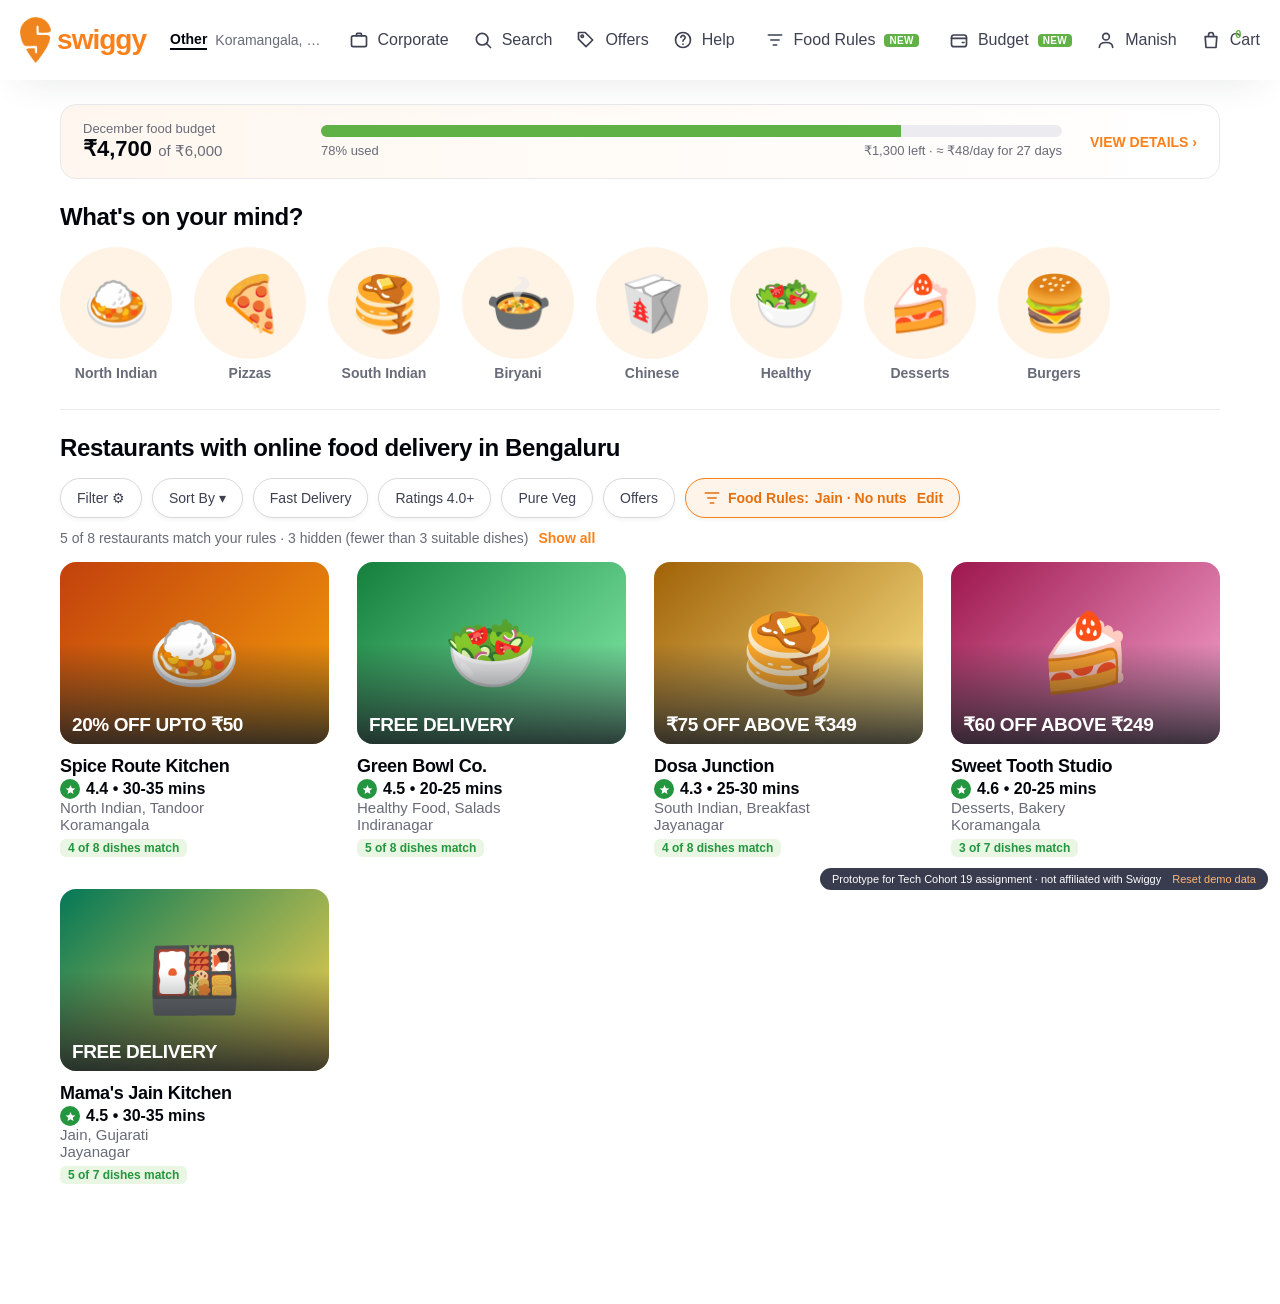
<file: prototypes/swiggy/index.html>
<!doctype html>
<html lang="en">
<head>
<meta charset="utf-8">
<meta name="viewport" content="width=device-width, initial-scale=1">
<title>Order food online from restaurants near you | Swiggy</title>
<style>
:root{--or:#fc8019;--or-d:#e5700f;--gr:#60b246;--gr-d:#24963f;--ink:#02060c;--t2:#686b78;--t3:#93959f;--line:#e9e9eb;--bg:#f1f1f6;--red:#e0442f;--amb:#f5a623}
*{box-sizing:border-box}
html,body{margin:0}
body{font-family:-apple-system,"Segoe UI",Roboto,"Helvetica Neue",Arial,sans-serif;color:var(--ink);background:#fff;-webkit-font-smoothing:antialiased;font-size:16px}
a{color:inherit;text-decoration:none;cursor:pointer}
button{font:inherit;cursor:pointer}
svg.i{width:20px;height:20px;fill:none;stroke:currentColor;stroke-width:2;stroke-linecap:round;stroke-linejoin:round;flex:none}
#hdr{position:sticky;top:0;z-index:50;background:#fff;box-shadow:0 15px 40px -20px rgba(40,44,63,.15)}
.hd{max-width:1280px;margin:0 auto;height:80px;display:flex;align-items:center;gap:24px;padding:0 20px}
.lgo{display:flex;align-items:center;gap:6px;color:var(--or);font-weight:800;font-size:28px;letter-spacing:-1px}
.lgo i{font-style:normal;width:38px;height:38px;border-radius:12px 12px 12px 4px;background:var(--or);color:#fff;font-size:22px;display:flex;align-items:center;justify-content:center;letter-spacing:0}
.loc{font-size:14px;color:var(--t2);display:flex;gap:8px;align-items:center;cursor:pointer;max-width:170px;white-space:nowrap;overflow:hidden}.loc span{overflow:hidden;text-overflow:ellipsis}
.loc b{color:var(--ink);border-bottom:2px solid var(--ink);padding-bottom:1px}
.nav{margin-left:auto;display:flex;gap:24px;align-items:center;white-space:nowrap}
.nav a,.nav button{display:flex;align-items:center;gap:9px;font-weight:500;color:#3d4152;font-size:16px;background:none;border:0;position:relative}
.nav a:hover,.nav button:hover{color:var(--or)}
.nav .on{color:var(--or)}
.nav .cnt{position:absolute;left:8px;top:-2px;font-size:11px;font-weight:700;color:var(--gr);width:100%;text-align:center}
.new{background:var(--gr);color:#fff;border-radius:4px;font-size:10px;font-weight:700;padding:1px 5px;letter-spacing:.04em}
.wrap{max-width:1200px;margin:0 auto;padding:24px 20px 120px}
h2.t{font-size:24px;font-weight:800;margin:24px 0 16px;letter-spacing:-.4px}
hr{border:0;border-top:1px solid var(--line);margin:28px 0 0}
/* budget banner */
.bb{border:1px solid var(--line);border-radius:16px;padding:16px 22px;display:flex;gap:28px;align-items:center;background:linear-gradient(90deg,#fff7ef,#fff);cursor:pointer}
.bb:hover{box-shadow:0 4px 18px rgba(40,44,63,.08)}
.bb .l{min-width:210px} .bb .l small{display:block;color:var(--t2);font-size:13px}
.bb .l b{font-size:22px}
.bbar{flex:1}
.pb{height:12px;border-radius:8px;background:#ececf0;overflow:hidden;display:flex}
.pb .s{background:var(--gr)} .pb .s.amber{background:var(--amb)} .pb .s.red{background:var(--red)}
.pb .a{background:repeating-linear-gradient(45deg,var(--or),var(--or) 4px,#ffb26b 4px,#ffb26b 8px)}
.bbar .sub{display:flex;justify-content:space-between;font-size:13px;color:var(--t2);margin-top:6px}
.link{color:var(--or);font-weight:700;font-size:14px}
.cta{border:2px dashed #f2c39a;background:#fffaf5}
/* cuisines */
.cu{display:flex;gap:22px;overflow:hidden}
.cu div{text-align:center;font-weight:600;color:var(--t2);font-size:14px}
.cu span{display:flex;width:112px;height:112px;border-radius:50%;background:#fff3e6;align-items:center;justify-content:center;font-size:54px;margin-bottom:6px}
/* chips */
.chips{display:flex;gap:10px;flex-wrap:wrap;margin-bottom:12px}
.chip{border:1px solid #d9d9dc;border-radius:22px;padding:9px 16px;font-size:14px;color:#3d4152;background:#fff;display:inline-flex;align-items:center;gap:6px;box-shadow:0 2px 4px rgba(0,0,0,.05)}
.chip.fr{border-color:var(--or);background:#fff4ea;color:var(--or-d);font-weight:700}
.chip.fr b{font-weight:800}
.cnt-line{color:var(--t2);font-size:14px;margin:4px 0 16px;display:flex;gap:10px;align-items:center}
/* restaurant grid */
.grid{display:grid;grid-template-columns:repeat(4,1fr);gap:32px 28px}
.rc{cursor:pointer;transition:transform .15s}.rc:hover{transform:scale(.97)}
.rc .im{height:182px;border-radius:16px;position:relative;overflow:hidden;display:flex;align-items:center;justify-content:center;font-size:76px}
.rc .im:after{content:"";position:absolute;inset:0;background:linear-gradient(180deg,rgba(27,30,36,0) 45%,rgba(27,30,36,.85))}
.rc .of{position:absolute;left:12px;bottom:8px;z-index:2;color:#fff;font-size:19px;font-weight:800;letter-spacing:-.4px;text-transform:uppercase}
.rc h3{margin:12px 0 2px;font-size:18px;font-weight:700;letter-spacing:-.3px}
.rc .rt{font-weight:700;display:flex;gap:6px;align-items:center;font-size:16px}
.star{width:20px;height:20px;border-radius:50%;background:var(--gr-d);display:inline-flex;align-items:center;justify-content:center}
.star svg{width:11px;height:11px;fill:#fff;stroke:none}
.rc .cs{color:var(--t2);font-size:15px;white-space:nowrap;overflow:hidden;text-overflow:ellipsis}
.mt{display:inline-block;margin-top:6px;border-radius:6px;padding:2px 8px;font-size:12px;font-weight:700}
.mt.g{background:#e8f6e3;color:var(--gr-d)} .mt.a{background:#fff2d9;color:#9a6200}
/* restaurant page */
.rp{max-width:800px;margin:0 auto;padding:24px 20px 140px}
.crumb{font-size:12px;color:var(--t3);margin-bottom:18px}.crumb a:hover{color:var(--ink)}
.rp h1{font-size:24px;margin:0 0 14px;font-weight:800;letter-spacing:-.5px}
.box{border:1px solid var(--line);border-radius:20px;padding:14px 18px;background:linear-gradient(180deg,#fff,#f6f6f8);box-shadow:0 6px 16px rgba(40,44,63,.06)}
.box .r1{font-weight:800;display:flex;gap:6px;align-items:center;font-size:16px}
.box .r2{color:var(--t2);font-size:14px;margin-top:6px}
.fr-strip{margin:18px 0;border-radius:14px;border:1px solid #f6d3b2;background:#fff7ee;padding:12px 16px;display:flex;gap:12px;align-items:center;flex-wrap:wrap}
.fr-strip .tx{flex:1;min-width:240px;font-size:14px}.fr-strip b{font-weight:800}
.sw{display:inline-flex;align-items:center;gap:8px;font-size:14px;color:var(--t2);cursor:pointer;user-select:none}
.sw i{width:34px;height:20px;border-radius:12px;background:#c7c7cc;position:relative;transition:.15s}
.sw i:after{content:"";position:absolute;left:2px;top:2px;width:16px;height:16px;border-radius:50%;background:#fff;transition:.15s}
.sw.on i{background:var(--gr)} .sw.on i:after{left:16px}
.menu-h{font-size:18px;font-weight:800;margin:22px 0 4px}
.mi{display:flex;justify-content:space-between;gap:16px;padding:20px 0;border-bottom:1px solid var(--line)}
.mi.bad .tx{opacity:.62}
.vi{width:16px;height:16px;border:1.5px solid var(--gr-d);display:inline-flex;align-items:center;justify-content:center;border-radius:3px;margin-bottom:6px}
.vi:after{content:"";width:8px;height:8px;border-radius:50%;background:var(--gr-d)}
.vi.nv{border-color:#b9341f}.vi.nv:after{background:#b9341f}
.vi.eg{border-color:#c68a00}.vi.eg:after{background:#c68a00}
.mi .nm{font-size:16px;font-weight:600;color:#3e4152}
.mi .pr{font-size:14px;font-weight:600;margin:2px 0 8px}
.mi .ds{font-size:14px;color:var(--t2);line-height:1.4;max-width:520px}
.bd{display:inline-flex;align-items:center;gap:5px;border-radius:6px;padding:3px 8px;font-size:12px;font-weight:700;margin-top:8px}
.bd.ok{background:#e8f6e3;color:var(--gr-d)} .bd.mod{background:#e4effb;color:#1c5fa8} .bd.bad{background:#fde8e4;color:#b9341f} .bd.unk{background:#eee;color:#666}
.mi .pic{position:relative;width:118px;flex:none;text-align:center}
.mi .pic .ph{width:118px;height:96px;border-radius:12px;display:flex;align-items:center;justify-content:center;font-size:48px;background:#fff1e3}
.add{position:absolute;left:11px;bottom:-16px;width:96px;height:36px;border-radius:8px;border:1px solid #d4d5d9;background:#fff;color:var(--gr-d);font-weight:800;font-size:15px;box-shadow:0 3px 8px rgba(40,44,63,.12);display:flex;align-items:center;justify-content:space-between;padding:0}
.add:hover{background:#f0f0f5}
.add.single{justify-content:center}
.add span{width:30px;text-align:center;font-size:18px}
.add b{font-size:15px;color:var(--gr-d)}
.cbar{position:fixed;left:50%;transform:translateX(-50%);bottom:18px;width:min(800px,94vw);background:var(--gr);color:#fff;border-radius:6px;padding:14px 20px;display:flex;justify-content:space-between;font-weight:700;z-index:40;cursor:pointer;box-shadow:0 8px 24px rgba(0,0,0,.2)}
/* cart */
.cart{display:grid;grid-template-columns:1fr 400px;gap:28px;max-width:1100px;margin:0 auto;padding:28px 20px 100px;align-items:start}
.card{border:1px solid var(--line);border-radius:12px;padding:18px 20px;margin-bottom:16px;background:#fff}
.card h3{margin:0 0 12px;font-size:18px;font-weight:800}
.ln{display:flex;gap:12px;align-items:flex-start;padding:12px 0;border-top:1px solid var(--line)}
.ln:first-of-type{border-top:0}
.ln .n{flex:1;font-size:15px;font-weight:600}.ln .n i{display:block;font-style:normal;color:var(--t2);font-weight:400;font-size:13px;margin-top:2px}
.stp{display:flex;border:1px solid #d4d5d9;border-radius:6px;overflow:hidden;color:var(--gr-d);font-weight:800}
.stp button{width:30px;height:30px;border:0;background:#fff;color:var(--gr-d);font-size:18px;font-weight:700}
.stp button:hover{background:#f0f0f5}.stp span{width:30px;text-align:center;line-height:30px;font-size:14px}
.bill div{display:flex;justify-content:space-between;font-size:14px;color:#3e4152;padding:5px 0}
.bill .tot{border-top:2px solid var(--ink);margin-top:8px;padding-top:12px;font-weight:800;font-size:16px;color:var(--ink)}
.pay{width:100%;background:var(--gr);border:0;color:#fff;font-weight:800;font-size:16px;padding:16px;border-radius:6px;letter-spacing:.02em;margin-top:6px}
.pay:hover{background:var(--gr-d)}
.bi{border-radius:12px;padding:16px 18px;margin-bottom:16px;border:1px solid var(--line)}
.bi.amber{background:#fff8e8;border-color:#f5d99a}.bi.red{background:#fdecea;border-color:#f3b5ab}.bi.green{background:#f1faee;border-color:#cde8c4}
.bi h4{margin:0 0 8px;font-size:15px;font-weight:800;display:flex;justify-content:space-between;align-items:center}
.bi p{margin:8px 0 0;font-size:13.5px;color:#3e4152;line-height:1.4}
.warn{background:#fdecea;border:1px solid #f3b5ab;border-radius:10px;padding:10px 14px;font-size:14px;color:#8d2a1a;margin-bottom:12px}
/* budget page */
.bp{max-width:1000px;margin:0 auto;padding:28px 20px 100px}
.bp h1{font-size:28px;margin:0 0 4px;font-weight:800;letter-spacing:-.6px}
.k3{display:grid;grid-template-columns:repeat(3,1fr);gap:16px;margin:16px 0}
.kp{border:1px solid var(--line);border-radius:14px;padding:16px 18px}
.kp small{color:var(--t2);font-size:13px;display:block}.kp b{font-size:26px;font-weight:800;letter-spacing:-.5px}.kp i{font-style:normal;font-size:13px;color:var(--t2);display:block;margin-top:2px}
.two{display:grid;grid-template-columns:1fr 1fr;gap:16px}
.wk{display:flex;align-items:flex-end;gap:14px;height:150px;padding:8px 4px 0}
.wk div{flex:1;text-align:center;font-size:12px;color:var(--t2)}
.wk span{display:block;background:var(--or);border-radius:6px 6px 0 0;margin-bottom:4px;min-height:3px}
.ord{display:flex;justify-content:space-between;padding:9px 0;border-top:1px solid var(--line);font-size:14px}
.ord:first-child{border-top:0}.ord small{display:block;color:var(--t2)}
/* modal */
#mroot{position:fixed;inset:0;background:rgba(40,44,63,.55);z-index:100;display:none;align-items:center;justify-content:center;overflow:auto;padding:24px}
#mroot.on{display:flex}
.modal{background:#fff;border-radius:16px;width:min(520px,96vw);box-shadow:0 20px 50px rgba(0,0,0,.35);max-height:92vh;overflow:auto}
.mh{display:flex;align-items:center;padding:18px 22px 6px}.mh h2{margin:0;flex:1;font-size:22px;font-weight:800;letter-spacing:-.4px}
.mx{background:none;border:0;width:36px;height:36px;border-radius:50%;font-size:20px;color:var(--t2)}.mx:hover{background:#f1f1f6}
.mb{padding:6px 22px 12px}.mf{padding:12px 22px 20px;display:flex;gap:10px}
.mb h5{margin:16px 0 8px;font-size:13px;letter-spacing:.06em;text-transform:uppercase;color:var(--t2);font-weight:800}
.pillrow{display:flex;gap:8px;flex-wrap:wrap}
.pill{border:1.5px solid #d4d5d9;background:#fff;border-radius:24px;padding:8px 16px;font-weight:700;font-size:14px;color:#3e4152}
.pill:hover{border-color:var(--or)}
.pill.on{border-color:var(--or);background:#fff4ea;color:var(--or-d)}
.pill.bad.on{border-color:var(--red);background:#fdecea;color:#b9341f}
.btn{border:0;border-radius:8px;padding:13px 20px;font-weight:800;font-size:15px;flex:1;letter-spacing:.02em}
.btn.p{background:var(--or);color:#fff}.btn.p:hover{background:var(--or-d)}
.btn.g{background:#fff;color:var(--or);border:2px solid var(--or)}
.btn.gr{background:var(--gr);color:#fff}
.fine{font-size:12.5px;color:var(--t2);line-height:1.4;margin-top:14px;background:#f7f7f9;border-radius:8px;padding:9px 12px}
.fld input,.fld select{width:100%;border:1.5px solid #d4d5d9;border-radius:8px;padding:12px 14px;font-size:18px;font-weight:700;color:var(--ink)}
.fld input:focus,.fld select:focus{outline:0;border-color:var(--or)}
.fld label{display:block;font-size:13px;color:var(--t2);font-weight:700;margin-bottom:6px}
.err{color:var(--red);font-size:13px;margin-top:6px;font-weight:600}
#toast{position:fixed;left:50%;transform:translateX(-50%);bottom:84px;background:#282c3f;color:#fff;border-radius:10px;padding:13px 18px;z-index:200;display:none;gap:18px;align-items:center;font-size:14px;box-shadow:0 8px 24px rgba(0,0,0,.3)}
#toast.on{display:flex}#toast button{background:none;border:0;color:#ffb26b;font-weight:800;font-size:14px}
#demo{position:fixed;right:12px;bottom:10px;background:#282c3f;color:#fff;border-radius:16px;font-size:11px;padding:5px 12px;z-index:60;opacity:.92}
#demo a{color:#ffb26b;margin-left:8px;cursor:pointer}
@media (max-width:980px){.grid{grid-template-columns:repeat(2,1fr)}.cart,.two,.k3{grid-template-columns:1fr}.nav{gap:14px}.nav .lb{display:none}.bb{flex-wrap:wrap}}
</style>
</head>
<body>
<div id="hdr"></div><div id="app"></div><div id="mroot"></div><div id="toast"></div>
<div id="demo">Prototype for Tech Cohort 19 assignment · not affiliated with Swiggy <a data-a="reset">Reset demo data</a></div>
<script>
/* ================= DATA ================= */
const LBL={onion:'Onion',garlic:'Garlic',nuts:'Nuts',dairy:'Dairy',gluten:'Gluten',soy:'Soy',sesame:'Sesame',root:'Root vegetables'};
const AVOID=['onion','garlic','nuts','dairy','gluten','soy','sesame'];
const DIETS=[['any','Anything'],['veg','Vegetarian'],['egg','Eggetarian'],['vegan','Vegan'],['jain','Jain']];
const DLBL={any:'Anything',veg:'Vegetarian',egg:'Eggetarian',vegan:'Vegan',jain:'Jain'};
const m=(name,price,diet,has,desc,e,o={})=>({name,price,diet,has,desc,e,...o});
const RESTS=[
 {id:'r1',name:'Spice Route Kitchen',cu:'North Indian, Tandoor',area:'Koramangala',rt:4.4,eta:'30-35',of:'20% OFF UPTO ₹50',bg:'linear-gradient(135deg,#c2410c,#f59e0b)',e:'🍛',items:[
  m('Paneer Butter Masala',249,'veg',['dairy','onion','garlic','nuts'],'Cottage cheese cubes in a rich, creamy tomato gravy.','🧀',{omit:['onion','garlic']}),
  m('Dal Tadka',189,'veg',['dairy','onion','garlic'],'Yellow lentils tempered with cumin and ghee.','🥣',{omit:['onion','garlic']}),
  m('Jeera Rice',149,'vegan',[],'Basmati rice tossed with cumin.','🍚'),
  m('Butter Chicken',299,'nonveg',['dairy','onion','garlic','nuts'],'Tandoori chicken in a buttery tomato gravy.','🍗'),
  m('Garlic Naan',59,'veg',['gluten','dairy','garlic'],'Soft tandoor-baked bread topped with garlic.','🫓'),
  m('Butter Naan',55,'veg',['gluten','dairy'],'Soft tandoor-baked bread brushed with butter.','🫓'),
  m('Tandoori Roti',29,'vegan',['gluten'],'Whole wheat flatbread from the tandoor.','🫓'),
  m('Aloo Gobi',179,'vegan',['onion','garlic','root'],'Potato and cauliflower dry curry.','🥔',{omit:['onion','garlic']})]},
 {id:'r2',name:'Green Bowl Co.',cu:'Healthy Food, Salads',area:'Indiranagar',rt:4.5,eta:'20-25',of:'FREE DELIVERY',bg:'linear-gradient(135deg,#15803d,#86efac)',e:'🥗',items:[
  m('Quinoa Power Bowl',279,'vegan',[],'Quinoa, roasted veggies, chickpeas, lemon dressing.','🥗'),
  m('Peanut Satay Tofu Bowl',299,'vegan',['nuts','soy'],'Grilled tofu, greens and peanut satay sauce.','🥜'),
  m('Caesar Salad',259,'egg',['dairy','egg','gluten'],'Romaine, croutons, parmesan, creamy dressing.','🥬'),
  m('Avocado Toast',229,'veg',['gluten','dairy'],'Sourdough, smashed avocado, feta.','🥑'),
  m('Hummus Wrap',219,'vegan',['gluten','sesame'],'Whole wheat wrap with hummus and crunchy veg.','🌯'),
  m('Fresh Fruit Bowl',149,'vegan',[],'Seasonal cut fruit.','🍉'),
  m('Greek Yogurt Parfait',169,'veg',['dairy','nuts'],'Yogurt, granola, honey and almonds.','🍨'),
  m('Cold-pressed Green Juice',129,'vegan',[],'Spinach, apple, cucumber, ginger.','🥤')]},
 {id:'r3',name:'Dosa Junction',cu:'South Indian, Breakfast',area:'Jayanagar',rt:4.3,eta:'25-30',of:'₹75 OFF ABOVE ₹349',bg:'linear-gradient(135deg,#a16207,#fde68a)',e:'🥞',items:[
  m('Masala Dosa',119,'vegan',['onion','root'],'Crisp dosa with spiced potato filling.','🥞',{omit:['onion']}),
  m('Plain Dosa',89,'vegan',[],'Crisp rice and lentil crepe.','🥞'),
  m('Idli (3 pcs)',79,'vegan',[],'Steamed rice cakes with sambar and chutney.','🍘'),
  m('Medu Vada',99,'vegan',['onion'],'Crisp lentil doughnuts.','🍩',{omit:['onion']}),
  m('Filter Coffee',49,'veg',['dairy'],'Strong South Indian filter coffee.','☕'),
  m('Mysore Masala Dosa',139,'veg',['onion','garlic','root','dairy'],'Dosa with red chutney and potato filling.','🥞'),
  m('Rava Upma',89,'vegan',['nuts','gluten'],'Semolina porridge with cashews.','🥣'),
  m('Sambar Rice',129,'vegan',[],'Rice cooked with lentils and vegetables.','🍚',{unk:true})]},
 {id:'r4',name:'Biryani Boulevard',cu:'Biryani, Mughlai',area:'HSR Layout',rt:4.2,eta:'35-40',of:'10% OFF',bg:'linear-gradient(135deg,#9a3412,#fdba74)',e:'🍲',items:[
  m('Chicken Dum Biryani',289,'nonveg',['onion','garlic','dairy'],'Slow-cooked basmati and chicken.','🍗'),
  m('Mutton Biryani',349,'nonveg',['onion','garlic','dairy'],'Tender mutton layered with rice.','🍖'),
  m('Veg Biryani',219,'veg',['onion','garlic','dairy','nuts'],'Seasonal vegetables dum biryani.','🍲',{omit:['onion','garlic']}),
  m('Egg Biryani',239,'egg',['onion','garlic','dairy','egg'],'Boiled eggs in spiced rice.','🥚'),
  m('Raita',49,'veg',['dairy'],'Whisked yogurt with cucumber.','🥛'),
  m('Gulab Jamun (2 pcs)',79,'veg',['dairy','gluten','nuts'],'Milk dumplings in sugar syrup.','🍡'),
  m('Paneer Tikka',229,'veg',['dairy','garlic'],'Grilled marinated cottage cheese.','🍢',{omit:['garlic']})]},
 {id:'r5',name:'Wok This Way',cu:'Chinese, Asian',area:'BTM Layout',rt:4.1,eta:'30-35',of:'FLAT ₹50 OFF',bg:'linear-gradient(135deg,#991b1b,#fca5a5)',e:'🥡',items:[
  m('Veg Hakka Noodles',179,'veg',['gluten','soy','garlic','onion'],'Wok-tossed noodles with crunchy vegetables.','🍜',{omit:['garlic','onion']}),
  m('Chilli Chicken',249,'nonveg',['soy','garlic','gluten'],'Crispy chicken in a spicy sauce.','🍗'),
  m('Veg Manchurian',189,'veg',['soy','gluten','garlic','onion'],'Vegetable dumplings in tangy gravy.','🥘'),
  m('Egg Fried Rice',169,'egg',['egg','soy','garlic'],'Wok fried rice with scrambled egg.','🍳'),
  m('Steamed Veg Momos',129,'veg',['gluten','soy','garlic'],'Steamed dumplings with spicy dip.','🥟'),
  m('Hot & Sour Soup',119,'veg',['soy','garlic'],'Peppery vegetable soup.','🍲'),
  m('Veg Spring Rolls',149,'veg',['gluten','onion'],'Crunchy rolls with sweet chilli dip.','🌯')]},
 {id:'r6',name:'Pizza Piazza',cu:'Pizza, Italian',area:'Whitefield',rt:4.4,eta:'30-35',of:'ITEMS AT ₹149',bg:'linear-gradient(135deg,#b91c1c,#fbbf24)',e:'🍕',items:[
  m('Margherita Pizza',249,'veg',['gluten','dairy'],'Classic tomato and mozzarella.','🍕'),
  m('Farmhouse Pizza',399,'veg',['gluten','dairy','onion'],'Capsicum, onion, mushroom and olives.','🍕',{omit:['onion']}),
  m('Pepperoni Pizza',429,'nonveg',['gluten','dairy'],'Loaded with chicken pepperoni.','🍕'),
  m('Garlic Bread',149,'veg',['gluten','dairy','garlic'],'Toasted bread with garlic butter.','🥖'),
  m('Alfredo Pasta',299,'veg',['gluten','dairy','garlic'],'Penne in white sauce.','🍝'),
  m('Pesto Pasta',319,'veg',['gluten','dairy','nuts','garlic'],'Penne in basil and pine-nut pesto.','🍝'),
  m('Choco Lava Cake',119,'egg',['egg','gluten','dairy'],'Warm cake with molten chocolate.','🍫')]},
 {id:'r7',name:'Sweet Tooth Studio',cu:'Desserts, Bakery',area:'Koramangala',rt:4.6,eta:'20-25',of:'₹60 OFF ABOVE ₹249',bg:'linear-gradient(135deg,#9d174d,#f9a8d4)',e:'🍰',items:[
  m('Walnut Brownie',129,'egg',['egg','gluten','dairy','nuts'],'Fudgy brownie with walnuts.','🍫'),
  m('Vegan Chocolate Mousse',169,'vegan',[],'Dark chocolate and coconut cream.','🍮'),
  m('Kaju Katli Box',249,'veg',['nuts','dairy'],'Cashew fudge, 250 g.','🍬'),
  m('Rasmalai (2 pcs)',149,'veg',['dairy','nuts'],'Soft cheese discs in saffron milk.','🍥'),
  m('Mango Sorbet',139,'vegan',[],'Dairy-free mango sorbet.','🍧'),
  m('New York Cheesecake',189,'egg',['dairy','gluten','egg'],'Baked cheesecake with berry compote.','🍰'),
  m('Oat Cookies (4 pcs)',99,'vegan',['gluten'],'Chewy oat and jaggery cookies.','🍪')]},
 {id:'r8',name:"Mama's Jain Kitchen",cu:'Jain, Gujarati',area:'Jayanagar',rt:4.5,eta:'30-35',of:'FREE DELIVERY',bg:'linear-gradient(135deg,#047857,#fcd34d)',e:'🍱',items:[
  m('Jain Pav Bhaji',189,'veg',['dairy','gluten'],'No onion, garlic or root vegetables.','🍛'),
  m('Khaman Dhokla',129,'vegan',['gluten'],'Steamed gram flour cake.','🧁'),
  m('Methi Thepla (4 pcs)',119,'veg',['gluten','sesame'],'Fenugreek flatbread.','🫓'),
  m('Sabudana Khichdi',149,'vegan',['nuts'],'Tapioca pearls with peanuts.','🥣'),
  m('Kathiyawadi Thali',299,'veg',[],'Full thali with sabzi, dal, rice and roti.','🍱',{unk:true}),
  m('Fafda Jalebi',99,'vegan',['gluten'],'Crisp gram flour fafda with jalebi.','🥨'),
  m('Masala Chaas',49,'veg',['dairy'],'Spiced buttermilk.','🥛')]}
];
RESTS.forEach(r=>r.items.forEach((it,i)=>it.id=r.id+'-'+i));
const rest=id=>RESTS.find(r=>r.id===id);
const itemById=id=>{const r=rest(id.split('-')[0]);return {r,it:r.items.find(x=>x.id===id)}};
const day=864e5;
const seedOrders=()=>{const now=new Date();return [['r1',520,1],['r6',690,2],['r4',610,4],['r3',310,5],['r2',470,6],['r5',430,8],['r8',380,9],['r1',540,11],['r7',290,12],['r2',460,13]].map(([r,t,d],i)=>{const at=new Date(now.getFullYear(),now.getMonth(),Math.max(1,now.getDate()-d),13,30);return {id:'o'+i,r,t,at:at.toISOString()}})};
const seed=()=>({rules:{on:true,diet:'jain',excl:['nuts'],mode:'hide'},budget:{amount:6000,nudge:true,thr:80},orders:seedOrders(),cart:{r:null,lines:{}}});
let S;const KEY='swpro_v1';
try{S=JSON.parse(localStorage.getItem(KEY))}catch(e){}
if(!S||!S.rules)S=seed();
const save=()=>{try{localStorage.setItem(KEY,JSON.stringify(S))}catch(e){}};
const $=id=>document.getElementById(id);
const esc=s=>String(s).replace(/[&<>"']/g,c=>({'&':'&amp;','<':'&lt;','>':'&gt;','"':'&quot;',"'":'&#39;'}[c]));
const inr=n=>'₹'+Math.round(n).toLocaleString('en-IN');

/* ================= FOOD RULES (Feature 1) ================= */
function evalItem(it){
 const R=S.rules;if(!R.on)return {s:'ok',why:[]};
 if(it.unk)return {s:'unk',why:[]};
 const why=[],rank={vegan:0,veg:1,egg:2,nonveg:3},max={vegan:0,veg:1,jain:1,egg:2,any:3}[R.diet];
 if(rank[it.diet]>max)why.push({k:'diet',t:it.diet==='nonveg'?'Non-veg':it.diet==='egg'?'Egg':'Dairy'});
 const ex=new Set(R.excl);if(R.diet==='jain'){ex.add('onion');ex.add('garlic');ex.add('root')}
 it.has.forEach(h=>{if(ex.has(h))why.push({k:h,t:LBL[h]})});
 if(!why.length)return {s:'ok',why};
 const om=it.omit||[];
 if(why.every(w=>om.includes(w.k)))return {s:'mod',why,note:'No '+why.map(w=>w.t.toLowerCase()).join(', ')};
 return {s:'bad',why};
}
function restStats(r){const e=r.items.map(evalItem);return {n:r.items.length,match:e.filter(x=>x.s==='ok'||x.s==='mod').length,unk:e.filter(x=>x.s==='unk').length}}
const MINMATCH=3;
const rulesText=()=>{const R=S.rules;if(!R.on)return 'Off';const p=[DLBL[R.diet]];R.excl.forEach(x=>p.push('No '+LBL[x].toLowerCase()));return p.join(' · ')};

/* ================= BUDGET (Feature 2) ================= */
function monthOrders(){const n=new Date();return S.orders.filter(o=>{const d=new Date(o.at);return d.getFullYear()===n.getFullYear()&&d.getMonth()===n.getMonth()})}
const spent=()=>monthOrders().reduce((a,o)=>a+o.t,0);
function bstate(add=0){
 const B=S.budget&&S.budget.amount,sp=spent();if(!B)return {none:true,sp};
 const after=sp+add,pa=after/B*100,thr=S.budget.thr;
 return {B,sp,add,after,p:sp/B*100,pa,level:pa>100?'red':pa>=thr?'amber':'green'};
}
function pbar(b){const w1=Math.min(100,b.p),w2=Math.max(0,Math.min(100-w1,b.pa-b.p));return `<div class="pb"><div class="s ${b.p>100?'red':b.p>=S.budget.thr?'amber':''}" style="width:${w1}%"></div>${b.add?`<div class="a" style="width:${w2}%"></div>`:''}</div>`}
const monthName=()=>new Date().toLocaleDateString('en-IN',{month:'long'});
function billFor(){
 const L=S.cart.lines,item=Object.keys(L).reduce((a,id)=>a+itemById(id).it.price*L[id].q,0);
 if(!item)return {item:0,del:0,plat:0,gst:0,total:0};
 const del=39,plat=6,gst=Math.round(item*.05+12);return {item,del,plat,gst,total:item+del+plat+gst};
}
const cartCount=()=>Object.values(S.cart.lines).reduce((a,l)=>a+l.q,0);

/* ================= ROUTER ================= */
let route='home',rid=null,q={},view={only:false},modal=null;
function parse(){const h=location.hash.replace(/^#\/?/,'');const [p,qs]=h.split('?');const [r,i]=(p||'home').split('/');route=r||'home';rid=i||null;q=Object.fromEntries(new URLSearchParams(qs||''))}
const go=r=>{location.hash='#/'+r};
window.addEventListener('hashchange',()=>{parse();render()});

/* ================= ICONS ================= */
const IC={
 search:'<circle cx="11" cy="11" r="7"/><path d="M21 21l-4.500-4.500"/>',offers:'<path d="M20 12l-8 8-9-9V3h8z"/><circle cx="7.500" cy="7.500" r="1.500"/>',help:'<circle cx="12" cy="12" r="9"/><path d="M9.500 9a2.500 2.500 0 114 2c-1 .7-1.500 1.200-1.500 2.500M12 17h.01"/>',
 user:'<circle cx="12" cy="8" r="4"/><path d="M4 21c0-4 3.500-6 8-6s8 2 8 6"/>',bag:'<path d="M5 8h14l-1 13H6zM9 8V6a3 3 0 016 0v2"/>',corp:'<rect x="3" y="7" width="18" height="13" rx="2"/><path d="M9 7V5a1 1 0 011-1h4a1 1 0 011 1v2"/>',
 rules:'<path d="M4 6h16M7 12h10M10 18h4"/>',wallet:'<rect x="3" y="6" width="18" height="14" rx="3"/><path d="M3 10h18M16 15h2"/>',check:'<path d="M5 12.500l4.500 4.500L19 7"/>',warn:'<path d="M12 3l10 18H2zM12 10v5M12 18h.01"/>',star:'<path d="M12 2l3 7 7.500.6-5.700 5 1.800 7.400L12 18l-6.600 4 1.800-7.400-5.700-5L9 9z"/>',x:'<path d="M6 6l12 12M18 6L6 18"/>'
};
const I=(n,c='')=>`<svg class="i ${c}" viewBox="0 0 24 24">${IC[n]}</svg>`;
const STAR='<span class="star"><svg viewBox="0 0 24 24"><path d="M12 2l3 7 7.500.6-5.700 5 1.800 7.400L12 18l-6.600 4 1.800-7.400-5.700-5L9 9z"/></svg></span>';

/* ================= HEADER ================= */
function header(){
 const c=cartCount();
 $('hdr').innerHTML=`<div class="hd"><a class="lgo" href="#/home"><img src="logo.png" alt="Swiggy" style="height:46px;width:auto;display:block">swiggy</a>
 <div class="loc"><b>Other</b><span>Koramangala, Bengaluru, Karnataka, India ▾</span></div>
 <nav class="nav"><a>${I('corp')}<span class="lb">Corporate</span></a><a>${I('search')}<span class="lb">Search</span></a><a>${I('offers')}<span class="lb">Offers</span></a><a>${I('help')}<span class="lb">Help</span></a>
 <button data-a="rules" class="${modal&&modal.t==='rules'?'on':''}">${I('rules')}<span class="lb">Food Rules</span> <span class="new">NEW</span></button>
 <a href="#/budget" class="${route==='budget'?'on':''}">${I('wallet')}<span class="lb">Budget</span> <span class="new">NEW</span></a>
 <a>${I('user')}<span class="lb">Manish</span></a>
 <a href="#/cart" class="${route==='cart'?'on':''}">${I('bag')}<span class="cnt">${c}</span><span class="lb">Cart</span></a></nav></div>`;
}

/* ================= HOME ================= */
function budgetBanner(){
 const b=bstate();
 if(b.none)return `<div class="bb cta" data-a="budget"><div class="l"><b>Set a monthly food budget</b><small>Get a heads-up before an order takes you over</small></div><div style="flex:1"></div><span class="link">SET BUDGET ›</span></div>`;
 const left=Math.max(0,b.B-b.sp),dl=new Date(new Date().getFullYear(),new Date().getMonth()+1,0).getDate()-new Date().getDate()+1;
 return `<div class="bb" data-a="gobudget"><div class="l"><small>${monthName()} food budget</small><b>${inr(b.sp)} <span style="font-weight:500;color:var(--t2);font-size:15px">of ${inr(b.B)}</span></b></div>
 <div class="bbar">${pbar(b)}<div class="sub"><span>${Math.round(b.p)}% used</span><span>${b.sp>b.B?inr(b.sp-b.B)+' over budget':inr(left)+' left · ≈ '+inr(left/dl)+'/day for '+dl+' days'}</span></div></div><span class="link">VIEW DETAILS ›</span></div>`;
}
function home(){
 const R=S.rules;
 const all=RESTS.map(r=>({r,st:restStats(r)}));
 const shown=all.filter(x=>!R.on||R.mode==='flag'||x.st.match>=MINMATCH),hidden=all.length-shown.length;
 return `<div class="wrap">${budgetBanner()}
 <h2 class="t">What's on your mind?</h2><div class="cu">${[['🍛','North Indian'],['🍕','Pizzas'],['🥞','South Indian'],['🍲','Biryani'],['🥡','Chinese'],['🥗','Healthy'],['🍰','Desserts'],['🍔','Burgers']].map(c=>`<div><span>${c[0]}</span>${c[1]}</div>`).join('')}</div><hr>
 <h2 class="t">Restaurants with online food delivery in Bengaluru</h2>
 <div class="chips"><span class="chip">Filter ⚙</span><span class="chip">Sort By ▾</span><span class="chip">Fast Delivery</span><span class="chip">Ratings 4.0+</span><span class="chip">Pure Veg</span><span class="chip">Offers</span>
  <span class="chip fr" data-a="rules" style="cursor:pointer">${I('rules')}${R.on?`<b>Food Rules:</b> ${esc(rulesText())}`:'Food Rules: off'} <span style="margin-left:4px">Edit</span></span></div>
 ${R.on?`<div class="cnt-line"><span>${shown.length} of ${all.length} restaurants match your rules${hidden?` · ${hidden} hidden (fewer than ${MINMATCH} suitable dishes)`:''}</span>${hidden?`<a class="link" data-a="showall">Show all</a>`:R.mode==='flag'?`<a class="link" data-a="hidemode">Hide poor matches</a>`:''}</div>`:''}
 ${shown.length?`<div class="grid">${shown.map(({r,st})=>`<a class="rc" href="#/rest/${r.id}"><div class="im" style="background:${r.bg}">${r.e}<span class="of">${r.of}</span></div><h3>${r.name}</h3><div class="rt">${STAR}${r.rt} • ${r.eta} mins</div><div class="cs">${r.cu}</div><div class="cs">${r.area}</div>${R.on?`<span class="mt ${st.match>=MINMATCH?'g':'a'}">${st.match} of ${st.n} dishes match${st.match<MINMATCH?' · few options':''}</span>`:''}</a>`).join('')}</div>`
 :`<div style="text-align:center;padding:60px 0;color:var(--t2)"><div style="font-size:54px">🍽️</div><h3 style="color:var(--ink)">No restaurants match your rules right now</h3><p>Try relaxing a rule or show all restaurants.</p><button class="btn p" style="max-width:260px" data-a="showall">SHOW ALL</button></div>`}
 </div>`;
}

/* ================= RESTAURANT ================= */
function rest_(id){
 const r=rest(id);if(!r)return `<div class="rp">Not found</div>`;
 const R=S.rules,st=restStats(r),L=S.cart.lines;
 const rows=r.items.map(it=>({it,e:evalItem(it)})).filter(x=>!(view.only&&x.e.s==='bad'));
 const dv=d=>d==='nonveg'?'nv':d==='egg'?'eg':'';
 const cnt=cartCount(),b=billFor();
 return `<div class="rp"><div class="crumb"><a href="#/home">Home</a> / Bengaluru / ${r.name}</div><h1>${r.name}</h1>
 <div class="box"><div class="r1">${STAR}${r.rt} (2.1K+ ratings) • ₹${300+r.items.length*20} for two</div><div class="r2" style="color:var(--or);font-weight:700;margin-top:8px;text-decoration:underline">${r.cu}</div><div class="r2">Outlet · ${r.area}</div><div class="r2"><b>${r.eta} mins</b> · Free delivery on orders above ₹499</div></div>
 ${R.on?`<div class="fr-strip"><span style="color:var(--or)">${I('rules')}</span><div class="tx"><b>${st.match} of ${st.n} dishes</b> match your Food Rules<br><span style="color:var(--t2)">${esc(rulesText())}${st.unk?` · ${st.unk} without allergen info`:''}</span></div><span class="sw ${view.only?'on':''}" data-a="only"><i></i>Hide non-matching</span><a class="link" data-a="rules">Edit</a></div>`
 :`<div class="fr-strip"><div class="tx">Food Rules are off. <a class="link" data-a="rules">Turn on</a> to see which dishes suit you.</div></div>`}
 <div class="menu-h">Recommended (${rows.length})</div>
 ${rows.map(({it,e})=>{const l=L[it.id];return `<div class="mi ${e.s==='bad'?'bad':''}"><div class="tx"><span class="vi ${dv(it.diet)}"></span><div class="nm">${it.name}</div><div class="pr">${inr(it.price)}</div><div class="ds">${it.desc}</div>
  ${R.on?(e.s==='ok'?`<span class="bd ok">${I('check','')}Matches your rules</span>`:e.s==='mod'?`<span class="bd mod">${I('check')}Can be made without ${e.why.map(w=>w.t.toLowerCase()).join(' & ')} · note added</span>`:e.s==='bad'?`<span class="bd bad">${I('warn')}Contains: ${e.why.map(w=>w.t).join(', ')}</span>`:`<span class="bd unk">Allergen info not provided by restaurant</span>`):''}</div>
  <div class="pic"><div class="ph">${it.e}</div>${l?`<div class="add"><span data-a="dec" data-id="${it.id}">−</span><b>${l.q}</b><span data-a="inc" data-id="${it.id}">+</span></div>`:`<button class="add single" data-a="add" data-id="${it.id}">ADD</button>`}</div></div>`}).join('')}
 </div>
 ${cnt&&S.cart.r===r.id?`<div class="cbar" data-a="gocart"><span>${cnt} item${cnt>1?'s':''} | ${inr(b.item)}</span><span>VIEW CART ▸</span></div>`:''}`;
}

/* ================= CART ================= */
function cart(){
 const L=S.cart.lines,ids=Object.keys(L);
 if(!ids.length)return `<div style="text-align:center;padding:90px 20px"><div style="font-size:72px">🛒</div><h2 style="margin:12px 0 6px">Your cart is empty</h2><p style="color:var(--t2);margin-bottom:18px">You can go to home page to view more restaurants</p><a class="btn p" style="display:inline-block;max-width:300px" href="#/home">SEE RESTAURANTS NEAR YOU</a></div>`;
 const r=rest(S.cart.r),b=billFor(),bs=bstate(b.total);
 const bad=ids.filter(id=>evalItem(itemById(id).it).s==='bad');
 let bi='';
 if(bs.none)bi=`<div class="bi" style="background:#fffaf5;border-style:dashed"><h4>Food budget</h4><p style="margin:0">You haven't set a monthly budget. <a class="link" data-a="budget">Set one</a> to see how orders affect it.</p></div>`;
 else{const left=bs.B-bs.after;
  bi=`<div class="bi ${S.budget.nudge?bs.level:'green'}"><h4><span>${monthName()} food budget</span><span style="font-weight:600;color:var(--t2)">${Math.round(bs.p)}% → <b style="color:${bs.level==='red'?'var(--red)':bs.level==='amber'?'#9a6200':'var(--gr-d)'}">${Math.round(bs.pa)}%</b></span></h4>${pbar(bs)}
  <p><b>${inr(bs.sp)}</b> spent + <b style="color:var(--or-d)">${inr(b.total)}</b> this order = <b>${inr(bs.after)}</b> of ${inr(bs.B)}.
  ${!S.budget.nudge?'':bs.level==='red'?`<br><b style="color:#b9341f">This order puts you ${inr(-left)} over budget.</b>`:bs.level==='amber'?`<br><b style="color:#9a6200">You will have used more than ${S.budget.thr}% of your budget. ${inr(left)} left for the rest of ${monthName()}.</b>`:`<br>${inr(left)} left after this order.`}</p></div>`}
 return `<div class="cart"><div>
  <div class="card"><h3>${r.name}</h3><div style="color:var(--t2);font-size:14px;margin:-6px 0 8px">${r.area}</div>
  ${bad.length?`<div class="warn">${I('warn')} ${bad.length} item${bad.length>1?'s':''} in your cart conflict with your Food Rules: <b>${bad.map(id=>itemById(id).it.name).join(', ')}</b></div>`:''}
  ${ids.map(id=>{const {it}=itemById(id),l=L[id];return `<div class="ln"><span class="vi ${it.diet==='nonveg'?'nv':it.diet==='egg'?'eg':''}" style="margin-top:3px"></span><div class="n">${it.name}${l.note?`<i>Note to restaurant: ${esc(l.note)}</i>`:''}</div><div class="stp"><button data-a="dec" data-id="${id}">−</button><span>${l.q}</span><button data-a="inc" data-id="${id}">+</button></div><div style="width:64px;text-align:right;font-weight:600;font-size:14px">${inr(it.price*l.q)}</div></div>`}).join('')}
  <div style="margin-top:6px"><a class="link" href="#/rest/${r.id}">+ Add more items</a></div></div></div>
  <div>${bi}<div class="card bill"><h3>Bill Details</h3><div><span>Item Total</span><span>${inr(b.item)}</span></div><div><span>Delivery Fee | 2.1 kms</span><span>${inr(b.del)}</span></div><div><span>Platform fee</span><span>${inr(b.plat)}</span></div><div><span>GST and Restaurant Charges</span><span>${inr(b.gst)}</span></div><div class="tot"><span>TO PAY</span><span>${inr(b.total)}</span></div></div>
  <button class="pay" data-a="pay">PROCEED TO PAY</button></div></div>`;
}

/* ================= BUDGET PAGE ================= */
function budget(){
 const b=bstate(),os=monthOrders().sort((a,c)=>new Date(c.at)-new Date(a.at)),n=new Date();
 const dm=new Date(n.getFullYear(),n.getMonth()+1,0).getDate(),d=n.getDate();
 const wk=[0,0,0,0,0];os.forEach(o=>{const dd=new Date(o.at).getDate();wk[Math.min(4,Math.floor((dd-1)/7))]+=o.t});
 const mx=Math.max(1,...wk),proj=b.sp/d*dm;
 const byR={};os.forEach(o=>byR[o.r]=(byR[o.r]||0)+o.t);const top=Object.entries(byR).sort((a,c)=>c[1]-a[1]).slice(0,4);
 return `<div class="bp"><h1>Food budget</h1><div style="color:var(--t2)">${monthName()} ${n.getFullYear()} · ${d} of ${dm} days</div>
 ${b.none?`<div class="card" style="margin-top:18px;text-align:center;padding:40px"><div style="font-size:48px">💰</div><h3>No budget set</h3><p style="color:var(--t2)">Set a monthly amount and we will show a heads-up at checkout.</p><button class="btn p" style="max-width:240px" data-a="budget">SET BUDGET</button></div>`:`
 <div class="card" style="margin-top:18px"><div style="display:flex;justify-content:space-between;align-items:baseline"><div><b style="font-size:32px;letter-spacing:-.8px">${inr(b.sp)}</b> <span style="color:var(--t2)">of ${inr(b.B)}</span></div><a class="link" data-a="budget">EDIT BUDGET</a></div><div style="margin:12px 0 4px">${pbar(b)}</div>
 <div style="display:flex;justify-content:space-between;font-size:13px;color:var(--t2)"><span>${Math.round(b.p)}% used</span><span>${b.sp>b.B?inr(b.sp-b.B)+' over':inr(b.B-b.sp)+' left'}</span></div></div>
 <div class="k3"><div class="kp"><small>Daily average</small><b>${inr(b.sp/d)}</b><i>so far this month</i></div>
 <div class="kp"><small>Projected by month end</small><b style="color:${proj>b.B?'var(--red)':'var(--gr-d)'}">${inr(proj)}</b><i>${proj>b.B?inr(proj-b.B)+' over your budget at this pace':'within your budget at this pace'}</i></div>
 <div class="kp"><small>Safe to spend per day</small><b>${inr(Math.max(0,b.B-b.sp)/Math.max(1,dm-d+1))}</b><i>for the remaining ${dm-d+1} days</i></div></div>
 <div class="two"><div class="card"><h3>Spend by week</h3><div class="wk">${wk.map((v,i)=>`<div><span style="height:${v/mx*110}px"></span>${v?inr(v):'–'}<br>W${i+1}</div>`).join('')}</div></div>
 <div class="card"><h3>Top restaurants</h3>${top.map(([id,v])=>`<div class="ord"><span>${rest(id).name}</span><b>${inr(v)}</b></div>`).join('')||'<div style="color:var(--t2)">No orders yet</div>'}</div></div>
 <div class="card"><h3>Orders this month <span style="color:var(--t2);font-weight:500;font-size:14px">(${os.length})</span></h3>${os.map(o=>`<div class="ord"><span>${rest(o.r).name}<small>${new Date(o.at).toLocaleDateString('en-IN',{day:'numeric',month:'short'})}</small></span><b>${inr(o.t)}</b></div>`).join('')}</div>
 <div class="card" style="display:flex;justify-content:space-between;align-items:center"><span>Checkout heads-up <span style="color:var(--t2);font-size:14px">at ${S.budget.thr}% of budget</span></span><span class="sw ${S.budget.nudge?'on':''}" data-a="togglenudge"><i></i>${S.budget.nudge?'On':'Off'}</span></div>`}
 </div>`;
}

/* ================= MODALS ================= */
function closeModal(){modal=null;$('mroot').classList.remove('on');$('mroot').innerHTML='';header()}
function openModal(m){modal=m;renderModal();header()}
const shell=(t,b,f)=>`<div class="modal" role="dialog" aria-label="${esc(t)}"><div class="mh"><h2>${t}</h2><button class="mx" data-a="close" aria-label="Close">✕</button></div><div class="mb">${b}</div><div class="mf">${f}</div></div>`;
function renderModal(){
 if(!modal)return;const m=modal;let h='';
 if(m.t==='rules'){const R=m.d;
  h=shell('My Food Rules',`<div style="display:flex;justify-content:space-between;align-items:center"><span style="color:var(--t2);font-size:14px">Filter restaurants and flag dishes automatically</span><span class="sw ${R.on?'on':''}" data-a="r_on"><i></i>${R.on?'On':'Off'}</span></div>
  <h5>Diet</h5><div class="pillrow">${DIETS.map(([k,l])=>`<button class="pill ${R.diet===k?'on':''}" data-a="r_diet" data-k="${k}">${l}</button>`).join('')}</div>
  <h5>Also avoid</h5><div class="pillrow">${AVOID.map(k=>`<button class="pill bad ${R.excl.includes(k)?'on':''}" data-a="r_ex" data-k="${k}">${LBL[k]}</button>`).join('')}</div>
  <h5>Restaurants with fewer than ${MINMATCH} suitable dishes</h5><div class="pillrow"><button class="pill ${R.mode==='hide'?'on':''}" data-a="r_mode" data-k="hide">Hide them</button><button class="pill ${R.mode==='flag'?'on':''}" data-a="r_mode" data-k="flag">Show with a flag</button></div>
  <div class="fine">Matches are based on ingredients declared by restaurants and may be incomplete. For severe allergies, always confirm with the restaurant. Dishes with no information are never marked as a match.</div>`,
  `<button class="btn g" data-a="close">CANCEL</button><button class="btn p" data-a="r_save">SAVE RULES</button>`);
 }else if(m.t==='budget'){
  h=shell('Monthly food budget',`<div class="fld"><label>Amount for ${monthName()} (₹)</label><input id="ba" inputmode="numeric" value="${m.v??(S.budget?S.budget.amount:'')}" placeholder="e.g. 6000"><div class="err">${m.err||''}</div></div>
  <h5>Checkout heads-up</h5><div class="fld"><label>Warn me when an order takes me past</label><select id="bt">${[70,80,90].map(n=>`<option value="${n}" ${((S.budget&&S.budget.thr)||80)===n?'selected':''}>${n}% of my budget</option>`).join('')}</select></div>
  <div class="fine">Your budget is private to you and resets on the 1st of every month. It never blocks an order: you can always place it anyway.</div>`,
  `${S.budget?`<button class="btn g" data-a="b_remove">REMOVE</button>`:''}<button class="btn p" data-a="b_save">SAVE BUDGET</button>`);
 }else if(m.t==='conf'){const {it}=itemById(m.id),e=evalItem(it);
  h=shell('This dish may not suit you',`<p style="margin:6px 0 0;line-height:1.5"><b>${it.name}</b> contains <b style="color:#b9341f">${e.why.map(w=>w.t.toLowerCase()).join(', ')}</b>, which doesn't match your Food Rules (${esc(rulesText())}).</p><div class="fine">Ingredient information is declared by the restaurant.</div>`,
  `<button class="btn g" data-a="close">GO BACK</button><button class="btn p" data-a="add_force" data-id="${m.id}">ADD ANYWAY</button>`);
 }else if(m.t==='replace'){
  h=shell('Replace cart items?',`<p style="margin:6px 0 0;line-height:1.5">Your cart has items from <b>${rest(S.cart.r).name}</b>. Do you want to discard them and add <b>${itemById(m.id).it.name}</b> from ${itemById(m.id).r.name}?</p>`,
  `<button class="btn g" data-a="close">NO</button><button class="btn p" data-a="replace_ok" data-id="${m.id}">YES, START AFRESH</button>`);
 }else if(m.t==='over'){const bs=bstate(billFor().total);
  h=shell('This order is over your budget',`<p style="margin:6px 0 10px;line-height:1.5">With this order you will have spent <b>${inr(bs.after)}</b> of your <b>${inr(bs.B)}</b> ${monthName()} budget, <b style="color:#b9341f">${inr(bs.after-bs.B)} over</b>.</p>${pbar(bs)}<div class="fine">You can still place it. Nothing is blocked.</div>`,
  `<button class="btn g" data-a="close">REVIEW CART</button><button class="btn gr" data-a="place">PLACE ORDER ANYWAY</button>`);
 }
 const r=$('mroot');r.innerHTML=h;r.classList.add('on');
}

/* ================= TOAST ================= */
let tt;function toast(msg,act,fn){const t=$('toast');t.innerHTML=`<span>${msg}</span>${act?`<button id="tact">${act}</button>`:''}`;t.classList.add('on');if(act)$('tact').onclick=()=>{t.classList.remove('on');fn()};clearTimeout(tt);tt=setTimeout(()=>t.classList.remove('on'),5500)}

/* ================= ACTIONS ================= */
function addLine(id,force){
 const {r,it}=itemById(id),e=evalItem(it);
 if(S.cart.r&&S.cart.r!==r.id&&Object.keys(S.cart.lines).length){openModal({t:'replace',id});return}
 if(e.s==='bad'&&!force){openModal({t:'conf',id});return}
 S.cart.r=r.id;S.cart.lines[id]={q:1,note:e.s==='mod'?e.note:''};save();render()
}
function place(){
 const b=billFor(),r=S.cart.r;S.orders.push({id:'o'+Date.now(),r,t:b.total,at:new Date().toISOString()});
 S.cart={r:null,lines:{}};save();closeModal();go('home');render();
 const bs=bstate();toast(`Order placed · arriving in ${rest(r).eta} mins`+(bs.none?'':` · ${Math.round(bs.p)}% of budget used`),'View budget',()=>go('budget'));
}
const A={
 rules(){openModal({t:'rules',d:JSON.parse(JSON.stringify(S.rules))})},
 r_on(){modal.d.on=!modal.d.on;renderModal()},
 r_diet(e){modal.d.diet=e.k;renderModal()},
 r_ex(e){const a=modal.d.excl,i=a.indexOf(e.k);i<0?a.push(e.k):a.splice(i,1);renderModal()},
 r_mode(e){modal.d.mode=e.k;renderModal()},
 r_save(){S.rules=modal.d;save();closeModal();render();toast('Food Rules saved: '+rulesText())},
 showall(){S.rules.mode='flag';save();render()},hidemode(){S.rules.mode='hide';save();render()},
 only(){view.only=!view.only;render()},
 add(e){addLine(e.id)},add_force(e){closeModal();addLine(e.id,true)},
 replace_ok(e){S.cart={r:null,lines:{}};closeModal();addLine(e.id)},
 inc(e){S.cart.lines[e.id].q++;save();render()},
 dec(e){const l=S.cart.lines[e.id];l.q--;if(l.q<=0){delete S.cart.lines[e.id];if(!Object.keys(S.cart.lines).length)S.cart.r=null}save();render()},
 gocart(){go('cart')},gobudget(){go('budget')},
 budget(){openModal({t:'budget'})},
 b_save(){const v=$('ba').value.trim(),n=Number(v);
  if(!/^\d+$/.test(v)||n<500||n>100000){modal.err='Enter a whole amount between ₹500 and ₹1,00,000.';modal.v=v;renderModal();return}
  S.budget={amount:n,nudge:S.budget?S.budget.nudge:true,thr:+$('bt').value};save();closeModal();render();toast('Budget set to '+inr(n))},
 b_remove(){S.budget=null;save();closeModal();render();toast('Budget removed')},
 togglenudge(){S.budget.nudge=!S.budget.nudge;save();render()},
 pay(){const b=billFor(),bs=bstate(b.total);if(!bs.none&&S.budget.nudge&&bs.level==='red'){openModal({t:'over'});return}place()},
 place(){place()},
 close(){closeModal()},
 reset(){try{localStorage.removeItem(KEY)}catch(e){}S=seed();view={only:false};closeModal();go('home');render();toast('Demo data reset')}
};
document.addEventListener('click',ev=>{
 if(ev.target.id==='mroot'){closeModal();return}
 const el=ev.target.closest('[data-a]');if(!el)return;
 const f=A[el.dataset.a];if(f){ev.preventDefault();f({...el.dataset})}
},true);
document.addEventListener('keydown',ev=>{if(ev.key==='Escape')closeModal();if(ev.key==='Enter'&&ev.target.id==='ba')A.b_save()});

/* ================= RENDER ================= */
function render(){
 const y=window.scrollY;header();
 document.title=route==='budget'?'Food budget | Swiggy':route==='cart'?'Cart | Swiggy':'Order food online from restaurants near you | Swiggy';
 $('app').innerHTML=route==='rest'?rest_(rid):route==='cart'?cart():route==='budget'?budget():home();
 window.scrollTo(0,y);if(modal)renderModal();
}
function boot(){
 parse();if(!location.hash)location.hash='#/home';
 if(q.demo==='cart'){S.cart={r:'r1',lines:{'r1-1':{q:1,note:'No onion, garlic'},'r1-2':{q:1,note:''},'r1-5':{q:2,note:''}}}}
 render();
 if(q.open==='rules')A.rules();
 if(q.open==='budget')A.budget();
 if(q.conf)openModal({t:'conf',id:q.conf});
}
boot();
</script>
</body>
</html>
</file>
